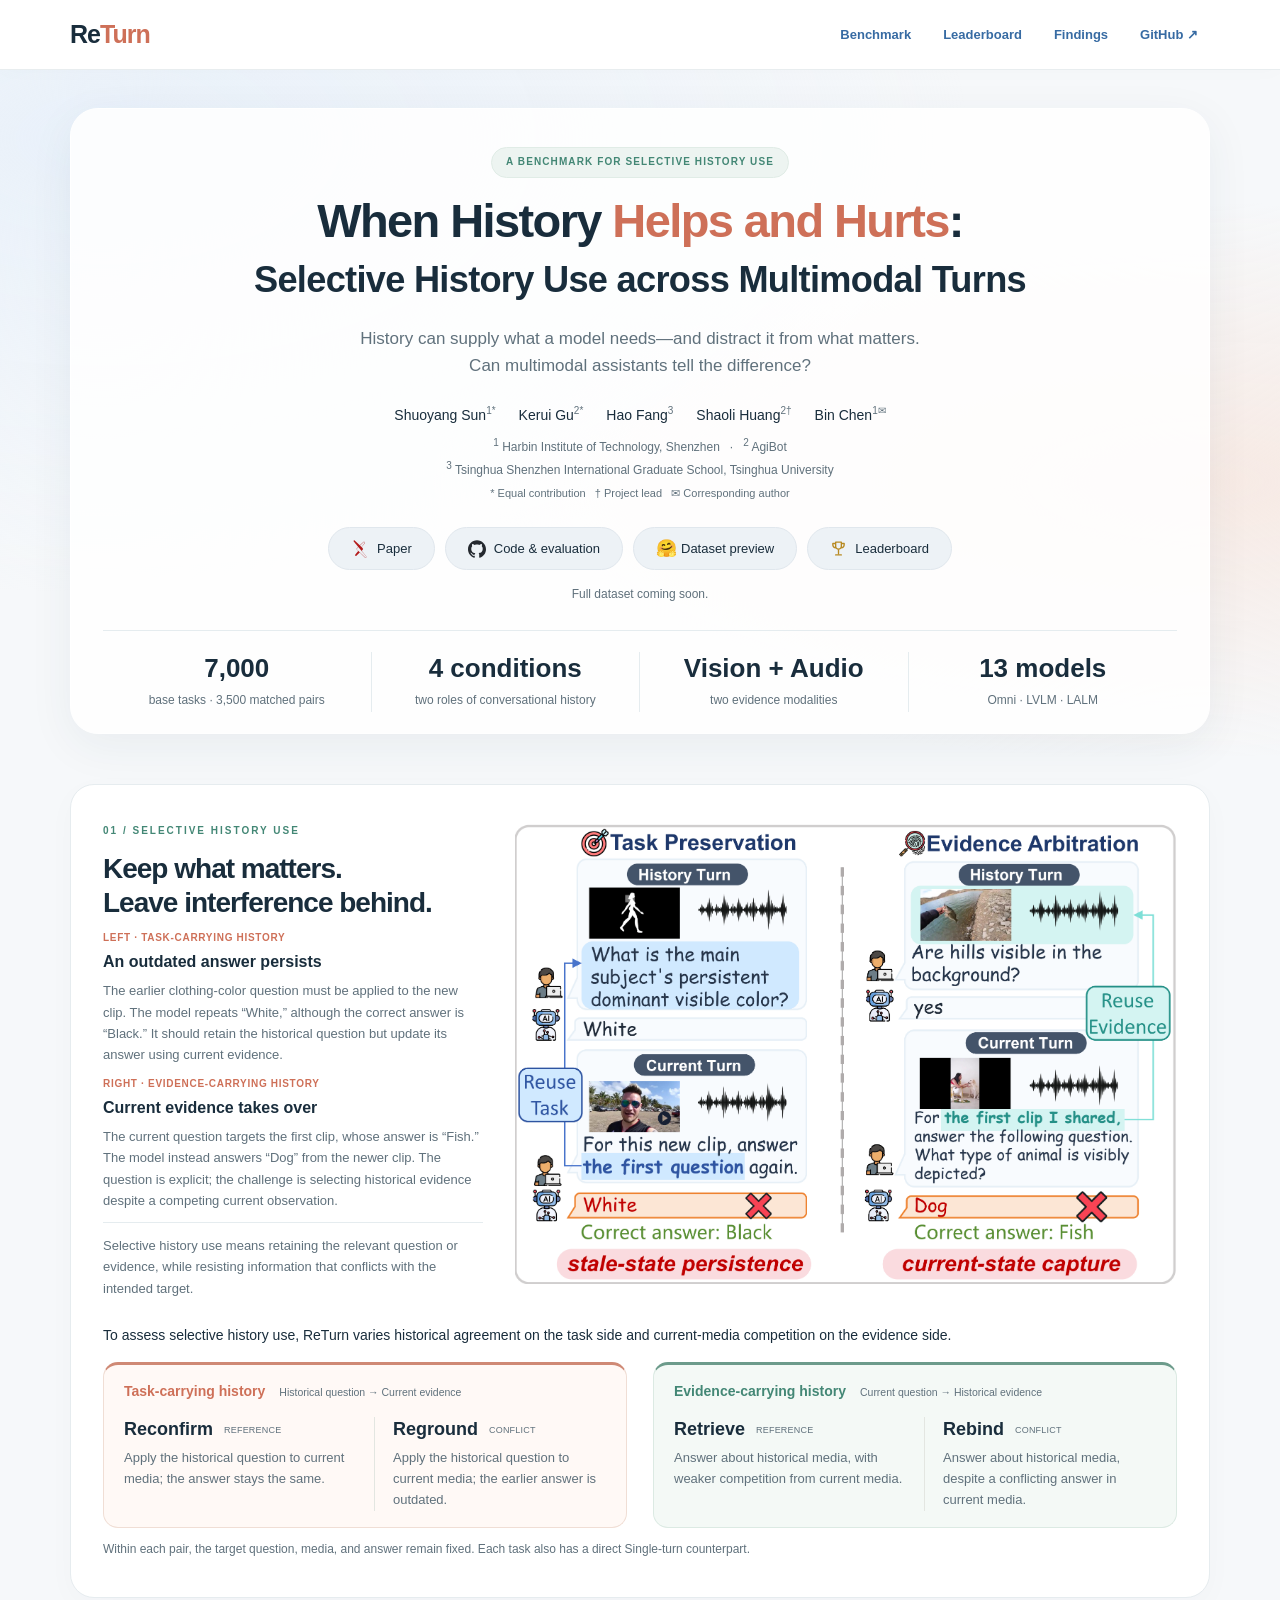
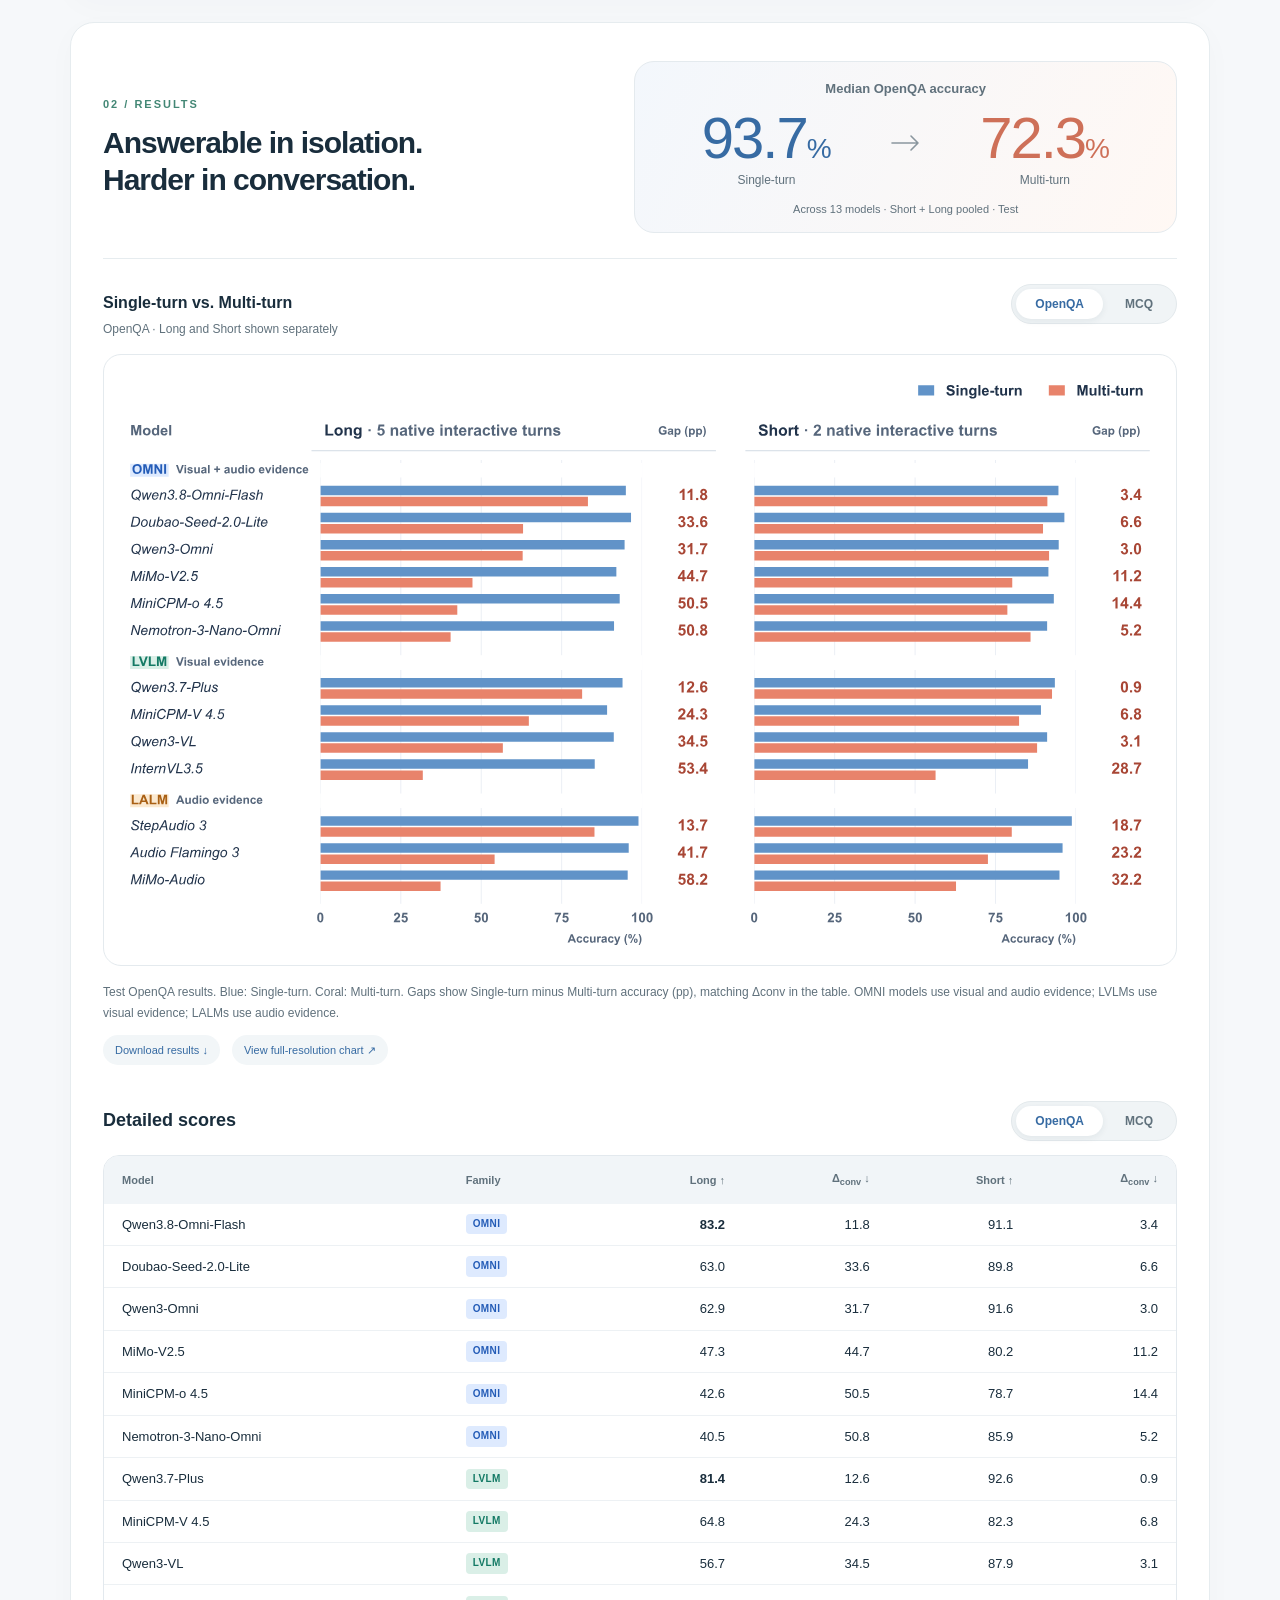
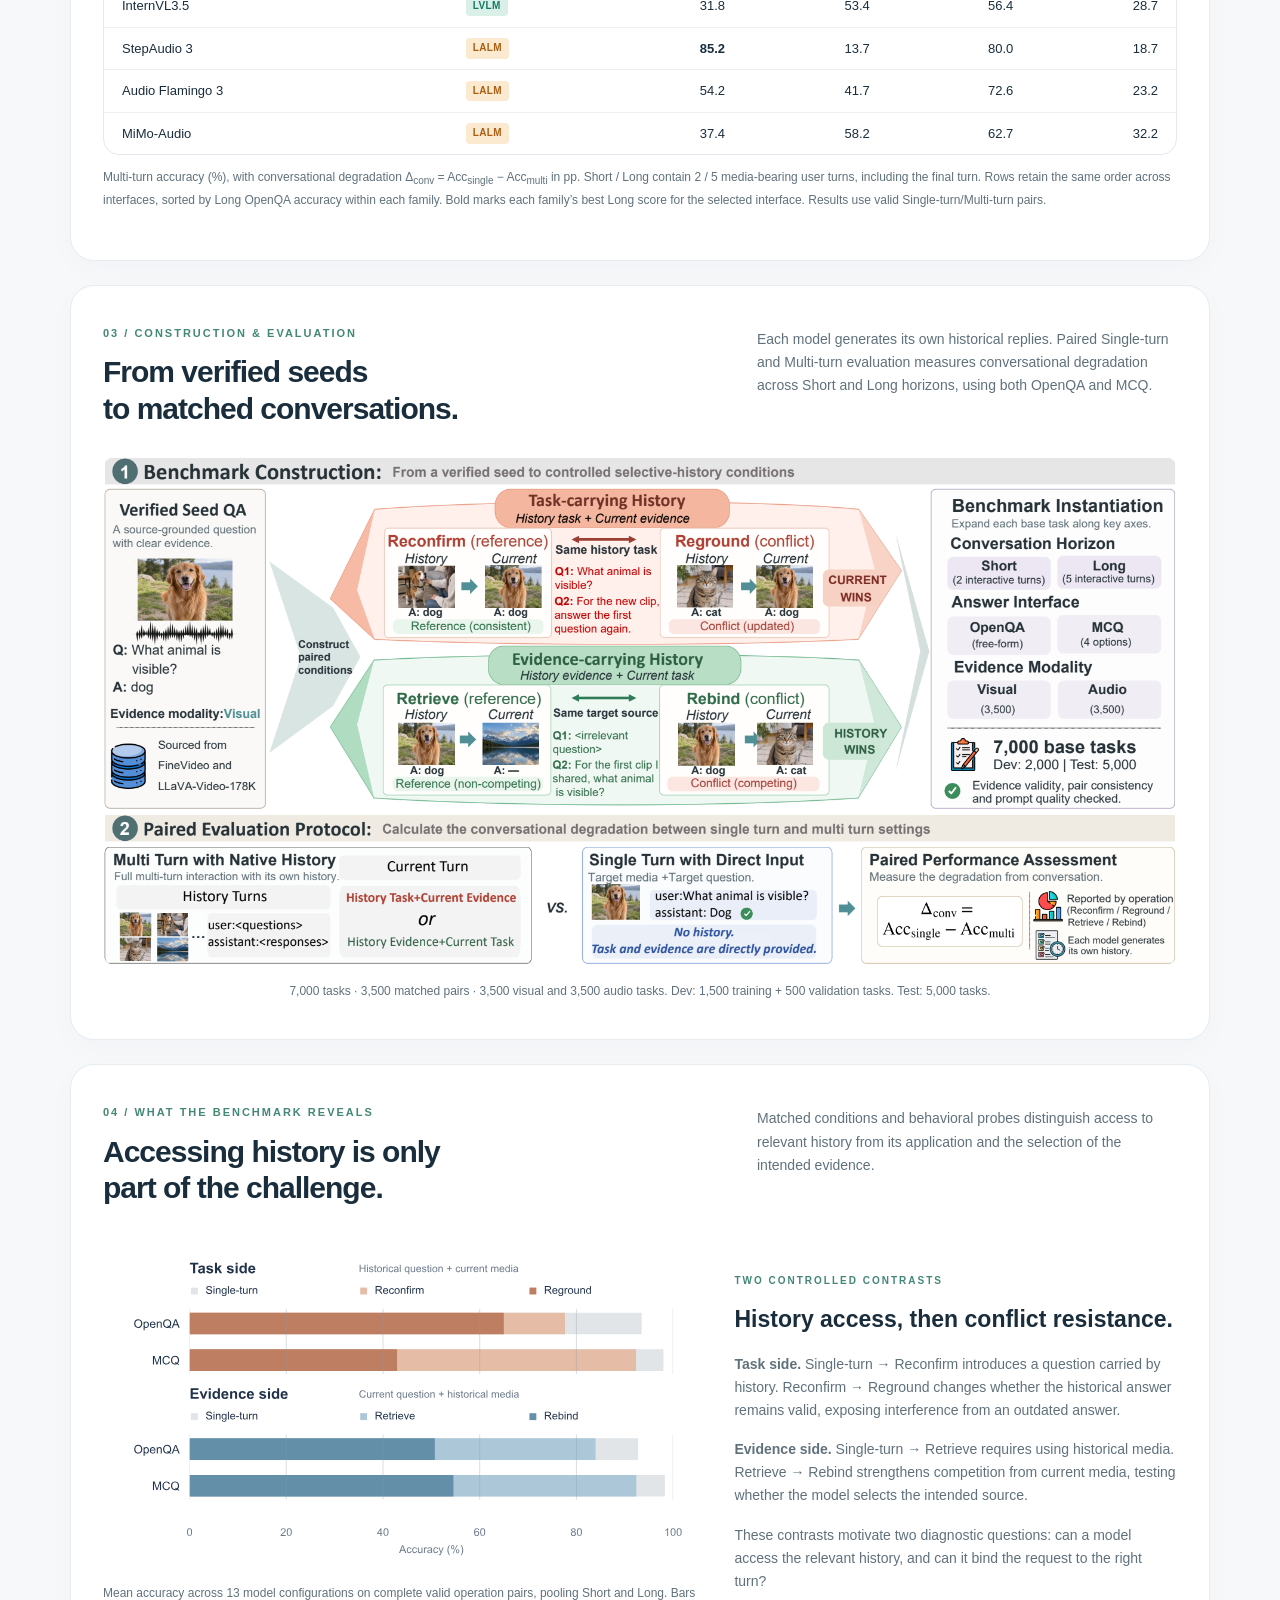
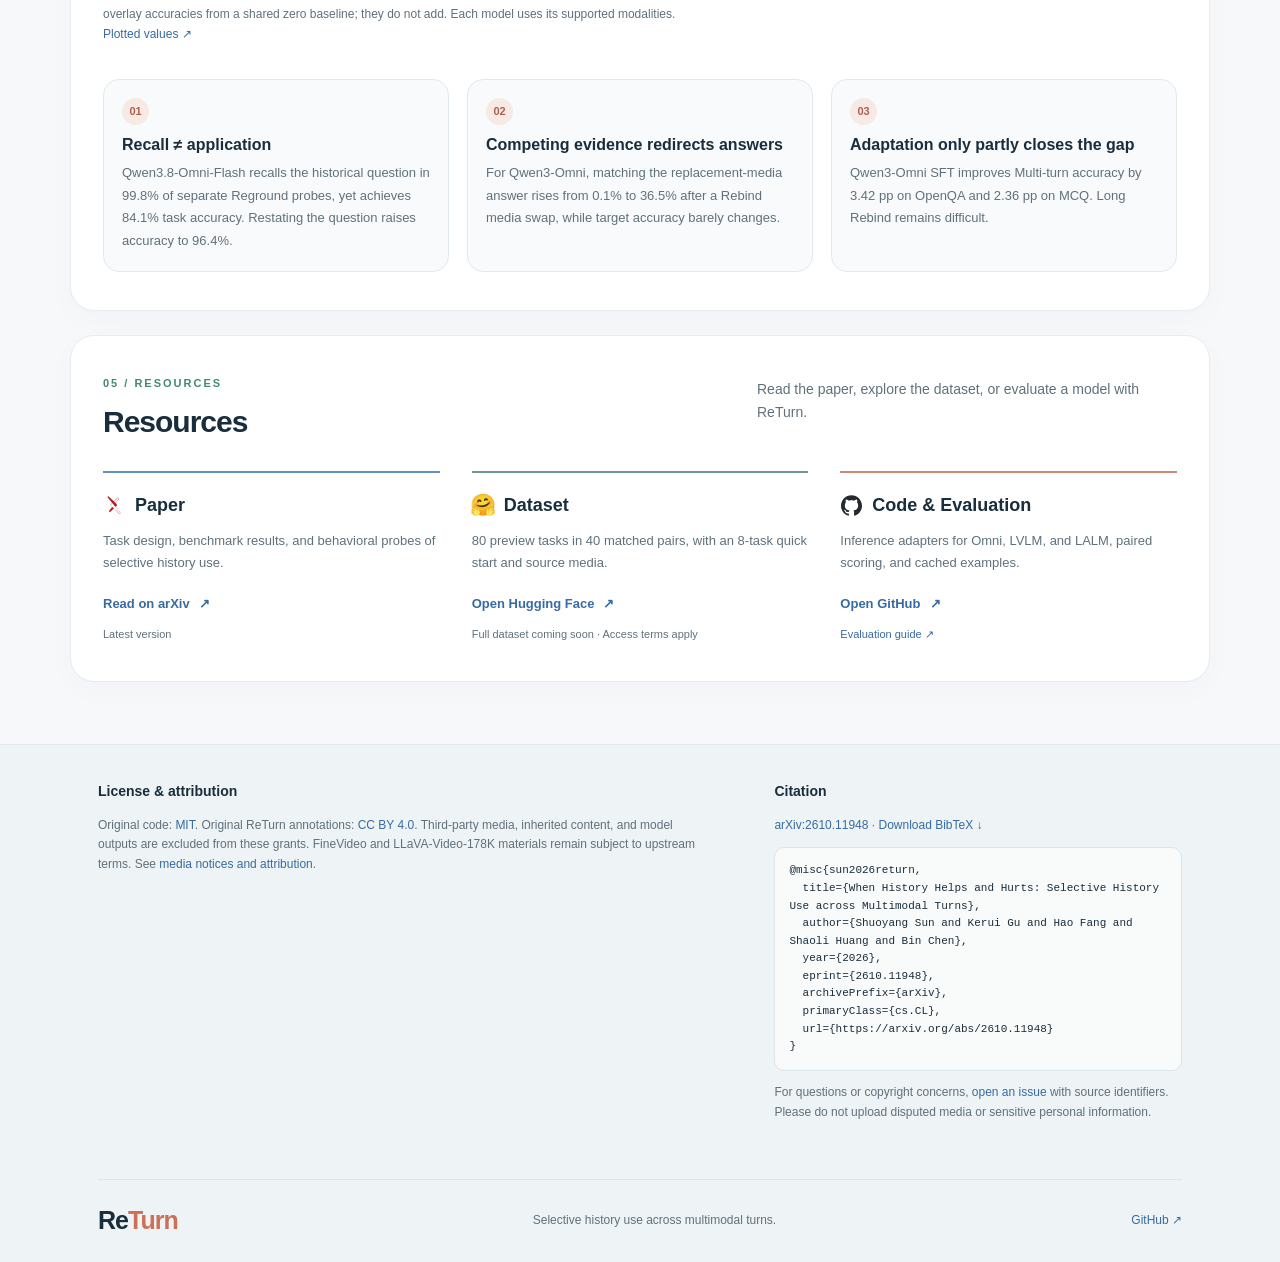
<file: docs/index.html>
<!doctype html><html lang="en"><head><meta charset="utf-8"><meta name="viewport" content="width=device-width, initial-scale=1"><title>ReTurn — When History Helps and Hurts</title><meta name="description" content="ReTurn evaluates selective history use in multimodal conversations through four controlled conditions, visual and audio evidence, and matched single-turn references."><link rel="stylesheet" href="project.css"><link rel="stylesheet" href="rounded.css"></head><body>
<nav><a class="brand" href="#">Re<span>Turn</span></a><div class="nav-links"><a href="#benchmark">Benchmark</a><a href="#leaderboard">Leaderboard</a><a href="#findings">Findings</a><a href="https://github.com/Link-world/ReTurn">GitHub ↗</a></div></nav>
<header class="hero"><div class="container"><p class="eyebrow">A benchmark for selective history use</p><h1>When History <em>Helps and Hurts</em>:<span class="title-second">Selective History Use across Multimodal Turns</span></h1><p class="subtitle">History can supply what a model needs—and distract it from what matters.<br>Can multimodal assistants tell the difference?</p>
<div class="authors"><span>Shuoyang Sun<sup>1*</sup></span><span>Kerui Gu<sup>2*</sup></span><span>Hao Fang<sup>3</sup></span><span>Shaoli Huang<sup>2†</sup></span><span>Bin Chen<sup>1✉</sup></span></div><p class="institutions"><sup>1</sup> Harbin Institute of Technology, Shenzhen &nbsp; · &nbsp; <sup>2</sup> AgiBot<br><sup>3</sup> Tsinghua Shenzhen International Graduate School, Tsinghua University</p><p class="contributions">* Equal contribution &nbsp; † Project lead &nbsp; ✉ Corresponding author</p>
<div class="buttons"><a class="button" href="https://arxiv.org/abs/2610.11948"><svg class="resource-icon brand-icon brand-arxiv" aria-hidden="true" viewBox="0 0 448 512" fill="currentColor"><g transform="matrix(1.5499998,0,0,-1.5499998,-123.19936,553.59966)"><path d="m 119.65,351.996 c -5.84961,0.13477 -11.1943,-3.29883 -13.502,-8.67578 -2.19629,-5.27051 -0.61914,-8.9668 4.19727,-15.8652 7.05469,-10.3799 78.8242,-96.5625 78.8242,-96.5625 l -15.8828,-14.8633 c -13.3809,-13.3779 -13.9561,-31.333 -1.50977,-43.7754 l 18.4922,-17.6133 -51.5977,-63.377 c -4.00586,-4.26758 -6.48535,-11.7559 -4.24805,-17.1309 2.27832,-5.53613 7.69727,-9.12891 13.6836,-9.07031 3.83398,0.0957 7.43262,1.87402 9.83789,4.86133 l 61.3691,57.0566 94.5762,-90.0703 c 3.19434,-3.08398 7.44336,-4.83984 11.8828,-4.91016 1.60449,0.0039 3.19824,0.245117 4.73242,0.714844 5.7793,1.80566 10.249,6.41797 11.8711,12.252 1.2998,5.47363 -0.27637,11.2334 -4.18164,15.2832 l -83.0859,100.011996 14.8789,13.834 c 11.0957,10.0029 11.1543,27.3906 0.12695,37.4688 l -16.2949,15.6309 56.2559,66.4434 0.0742,0.0859 0.0664,0.0899 c 5.02734,6.53125 7.43164,11.5615 4.83984,17.9395 -3.13379,5.96875 -8.69727,10.29 -15.2559,11.8516 -0.67676,0.0908 -1.35938,0.13574 -2.04297,0.13671 l -0.004,-0.0117 c -4.42871,-0.27051 -8.61035,-2.13086 -11.7754,-5.24023 l -0.13086,-0.10743 -0.12304,-0.11132 -65.207,-59.127 -89.8965,86.2402 c 0,0 -5.33398,6.47754 -10.9707,6.61133 z m 178.104,-33.041 c 0.47852,-0.002 0.95703,-0.0332 1.43164,-0.0957 4.84277,-1.33301 8.95605,-4.54004 11.4316,-8.91016 1.44922,-3.5625 1.00293,-6.45703 -4.19727,-13.2148 l -56.0586,-66.2188 -26.375,25.3027 64.9551,58.9062 c 2.33887,2.41504 5.46484,3.91113 8.8125,4.2168 v 0.0137 z M 192.436,227.402 334.446,57.244 c 2.78711,-3.48926 4.5293,-6.97949 3.3418,-10.9121 -1.16113,-4.30273 -4.43457,-7.71777 -8.68555,-9.05664 -1.08105,-0.333984 -2.20508,-0.503906 -3.33594,-0.505859 -3.20801,0.07617 -6.26953,1.35645 -8.57617,3.58789 l -142.033,135.284999 c -11.1719,11.1719 -9.48242,26.0195 1.39258,36.8945 z"/></g></svg>Paper</a><a class="button" href="https://github.com/Link-world/ReTurn"><svg fill="currentColor" class="resource-icon brand-icon brand-github" aria-hidden="true" role="img" viewBox="0 0 24 24" xmlns="http://www.w3.org/2000/svg"><path d="M12 .297c-6.63 0-12 5.373-12 12 0 5.303 3.438 9.8 8.205 11.385.6.113.82-.258.82-.577 0-.285-.01-1.04-.015-2.04-3.338.724-4.042-1.61-4.042-1.61C4.422 18.07 3.633 17.7 3.633 17.7c-1.087-.744.084-.729.084-.729 1.205.084 1.838 1.236 1.838 1.236 1.07 1.835 2.809 1.305 3.495.998.108-.776.417-1.305.76-1.605-2.665-.3-5.466-1.332-5.466-5.93 0-1.31.465-2.38 1.235-3.22-.135-.303-.54-1.523.105-3.176 0 0 1.005-.322 3.3 1.23.96-.267 1.98-.399 3-.405 1.02.006 2.04.138 3 .405 2.28-1.552 3.285-1.23 3.285-1.23.645 1.653.24 2.873.12 3.176.765.84 1.23 1.91 1.23 3.22 0 4.61-2.805 5.625-5.475 5.92.42.36.81 1.096.81 2.22 0 1.606-.015 2.896-.015 3.286 0 .315.21.69.825.57C20.565 22.092 24 17.592 24 12.297c0-6.627-5.373-12-12-12"/></svg>Code &amp; evaluation</a><a class="button" href="https://huggingface.co/datasets/Link-world/ReTurn"><span class="resource-icon hf-icon" aria-hidden="true">🤗</span>Dataset preview</a><a class="button" href="#leaderboard"><svg class="resource-icon" viewBox="0 0 24 24" fill="none" stroke="currentColor" stroke-width="1.7" stroke-linecap="round" stroke-linejoin="round" aria-hidden="true"><path d="M8 3h8v6a4 4 0 0 1-8 0V3Zm4 10v6m-4 2h8M8 5H4v2a4 4 0 0 0 4 4m8-6h4v2a4 4 0 0 1-4 4"/></svg>Leaderboard</a></div><p class="release-note">Full dataset coming soon.</p>
<div class="metrics"><div class="metric"><b>7,000</b><span>base tasks · 3,500 matched pairs</span></div><div class="metric"><b>4 conditions</b><span>two roles of conversational history</span></div><div class="metric"><b>Vision + Audio</b><span>two evidence modalities</span></div><div class="metric"><b>13 models</b><span>Omni · LVLM · LALM</span></div></div></div></header>
<main><section id="overview" class="overview-cases"><div class="container"><div class="cases"><div class="case-layout"><div class="case-copy"><div><p class="eyebrow">01 / Selective history use</p><h2 class="case-title">Keep what matters.<br>Leave interference behind.</h2></div><div><h4><span>LEFT · TASK-CARRYING HISTORY</span>An outdated answer persists</h4><p>The earlier clothing-color question must be applied to the new clip. The model repeats “White,” although the correct answer is “Black.” It should retain the historical question but update its answer using current evidence.</p></div><div><h4><span>RIGHT · EVIDENCE-CARRYING HISTORY</span>Current evidence takes over</h4><p>The current question targets the first clip, whose answer is “Fish.” The model instead answers “Dog” from the newer clip. The question is explicit; the challenge is selecting historical evidence despite a competing current observation.</p></div><p class="case-takeaway">Selective history use means retaining the relevant question or evidence, while resisting information that conflicts with the intended target.</p></div><figure class="figure"><img src="assets/history_cases.png" alt="Paper examples of task-carrying and evidence-carrying history failures"></figure></div></div><div class="controlled-contrasts"><p class="contrast-bridge">To assess selective history use, ReTurn varies historical agreement on the task side and current-media competition on the evidence side.</p><div class="contrast-groups"><div class="contrast-group task"><div class="contrast-heading"><h3>Task-carrying history</h3><p class="contrast-role">Historical question → Current evidence</p></div><div class="contrast-options"><div><h4>Reconfirm <span>Reference</span></h4><p>Apply the historical question to current media; the answer stays the same.</p></div><div><h4>Reground <span>Conflict</span></h4><p>Apply the historical question to current media; the earlier answer is outdated.</p></div></div></div><div class="contrast-group evidence"><div class="contrast-heading"><h3>Evidence-carrying history</h3><p class="contrast-role">Current question → Historical evidence</p></div><div class="contrast-options"><div><h4>Retrieve <span>Reference</span></h4><p>Answer about historical media, with weaker competition from current media.</p></div><div><h4>Rebind <span>Conflict</span></h4><p>Answer about historical media, despite a conflicting answer in current media.</p></div></div></div></div><p class="contrast-control">Within each pair, the target question, media, and answer remain fixed. Each task also has a direct Single-turn counterpart.</p></div></div></section>
<section class="tint" id="leaderboard"><div class="container"><div class="results-opening"><div class="results-title"><span class="eyebrow">02 / Results</span><h2>Answerable in isolation.<br>Harder in conversation.</h2></div><div class="results-summary"><p class="summary-label">Median OpenQA accuracy</p><div class="summary-values"><strong class="single">93.7<span>%</span></strong><span class="summary-arrow" aria-hidden="true"><svg viewBox="0 0 32 20" width="32" height="20" fill="none"><path d="M2 10h26M21 3l7 7-7 7" stroke="currentColor" stroke-width="1.6" stroke-linecap="round" stroke-linejoin="round"/></svg></span><strong class="multi">72.3<span>%</span></strong><span class="summary-single-label">Single-turn</span><span class="summary-multi-label">Multi-turn</span></div><p class="summary-scope">Across 13 models · Short + Long pooled · Test</p></div></div>
<div class="chart-heading"><div><h3>Single-turn vs. Multi-turn</h3><p id="chart-interface-note">OpenQA · Long and Short shown separately</p></div><div class="tabs" role="tablist" aria-label="chart answer interface"><button id="chart-openqa" data-interface="openqa" role="tab" aria-controls="panel-openqa" aria-selected="true" tabindex="0">OpenQA</button><button id="chart-mcq" data-interface="mcq" role="tab" aria-controls="panel-mcq" aria-selected="false" tabindex="-1">MCQ</button></div></div>
<figure class="figure"><div class="chart-surface"><img id="leaderboard-chart" src="assets/leaderboard_openqa.svg" alt="OpenQA Single-turn and Multi-turn accuracy by model, with Long conversations on the left and Short conversations on the right"></div><figcaption><span id="chart-result-label">Test OpenQA results.</span> Blue: Single-turn. Coral: Multi-turn. Gaps show Single-turn minus Multi-turn accuracy (pp), matching Δconv in the table. OMNI models use visual and audio evidence; LVLMs use visual evidence; LALMs use audio evidence.</figcaption></figure><div class="figure-tools"><a href="assets/leaderboard.csv" download>Download results ↓</a><a id="chart-download" href="assets/leaderboard_openqa.svg">View full-resolution chart ↗</a></div>
<div class="table-toolbar"><h3>Detailed scores</h3><div class="tabs" role="tablist" aria-label="tab answer interface"><button id="tab-openqa" data-interface="openqa" role="tab" aria-controls="panel-openqa" aria-selected="true" tabindex="0">OpenQA</button><button id="tab-mcq" data-interface="mcq" role="tab" aria-controls="panel-mcq" aria-selected="false" tabindex="-1">MCQ</button></div></div>
<div class="table-scroll" id="panel-openqa" role="tabpanel" aria-labelledby="tab-openqa"><table>
<thead>
<tr>
<th align="left">Model</th>
<th align="left">Family</th>
<th align="right">Long ↑</th>
<th align="right">Δ<sub>conv</sub> ↓</th>
<th align="right">Short ↑</th>
<th align="right">Δ<sub>conv</sub> ↓</th>
</tr>
</thead>
<tbody><tr>
<td align="left">Qwen3.8-Omni-Flash</td>
<td align="left"><span class="family-badge family-omni">OMNI</span></td>
<td align="right"><strong>83.2</strong></td>
<td align="right">11.8</td>
<td align="right">91.1</td>
<td align="right">3.4</td>
</tr>
<tr>
<td align="left">Doubao-Seed-2.0-Lite</td>
<td align="left"><span class="family-badge family-omni">OMNI</span></td>
<td align="right">63.0</td>
<td align="right">33.6</td>
<td align="right">89.8</td>
<td align="right">6.6</td>
</tr>
<tr>
<td align="left">Qwen3-Omni</td>
<td align="left"><span class="family-badge family-omni">OMNI</span></td>
<td align="right">62.9</td>
<td align="right">31.7</td>
<td align="right">91.6</td>
<td align="right">3.0</td>
</tr>
<tr>
<td align="left">MiMo-V2.5</td>
<td align="left"><span class="family-badge family-omni">OMNI</span></td>
<td align="right">47.3</td>
<td align="right">44.7</td>
<td align="right">80.2</td>
<td align="right">11.2</td>
</tr>
<tr>
<td align="left">MiniCPM-o 4.5</td>
<td align="left"><span class="family-badge family-omni">OMNI</span></td>
<td align="right">42.6</td>
<td align="right">50.5</td>
<td align="right">78.7</td>
<td align="right">14.4</td>
</tr>
<tr>
<td align="left">Nemotron-3-Nano-Omni</td>
<td align="left"><span class="family-badge family-omni">OMNI</span></td>
<td align="right">40.5</td>
<td align="right">50.8</td>
<td align="right">85.9</td>
<td align="right">5.2</td>
</tr>
<tr>
<td align="left">Qwen3.7-Plus</td>
<td align="left"><span class="family-badge family-lvlm">LVLM</span></td>
<td align="right"><strong>81.4</strong></td>
<td align="right">12.6</td>
<td align="right">92.6</td>
<td align="right">0.9</td>
</tr>
<tr>
<td align="left">MiniCPM-V 4.5</td>
<td align="left"><span class="family-badge family-lvlm">LVLM</span></td>
<td align="right">64.8</td>
<td align="right">24.3</td>
<td align="right">82.3</td>
<td align="right">6.8</td>
</tr>
<tr>
<td align="left">Qwen3-VL</td>
<td align="left"><span class="family-badge family-lvlm">LVLM</span></td>
<td align="right">56.7</td>
<td align="right">34.5</td>
<td align="right">87.9</td>
<td align="right">3.1</td>
</tr>
<tr>
<td align="left">InternVL3.5</td>
<td align="left"><span class="family-badge family-lvlm">LVLM</span></td>
<td align="right">31.8</td>
<td align="right">53.4</td>
<td align="right">56.4</td>
<td align="right">28.7</td>
</tr>
<tr>
<td align="left">StepAudio 3</td>
<td align="left"><span class="family-badge family-lalm">LALM</span></td>
<td align="right"><strong>85.2</strong></td>
<td align="right">13.7</td>
<td align="right">80.0</td>
<td align="right">18.7</td>
</tr>
<tr>
<td align="left">Audio Flamingo 3</td>
<td align="left"><span class="family-badge family-lalm">LALM</span></td>
<td align="right">54.2</td>
<td align="right">41.7</td>
<td align="right">72.6</td>
<td align="right">23.2</td>
</tr>
<tr>
<td align="left">MiMo-Audio</td>
<td align="left"><span class="family-badge family-lalm">LALM</span></td>
<td align="right">37.4</td>
<td align="right">58.2</td>
<td align="right">62.7</td>
<td align="right">32.2</td>
</tr>
</tbody></table></div><div class="table-scroll" id="panel-mcq" role="tabpanel" aria-labelledby="tab-mcq" hidden><table>
<thead>
<tr>
<th align="left">Model</th>
<th align="left">Family</th>
<th align="right">Long ↑</th>
<th align="right">Δ<sub>conv</sub> ↓</th>
<th align="right">Short ↑</th>
<th align="right">Δ<sub>conv</sub> ↓</th>
</tr>
</thead>
<tbody><tr>
<td align="left">Qwen3.8-Omni-Flash</td>
<td align="left"><span class="family-badge family-omni">OMNI</span></td>
<td align="right"><strong>90.2</strong></td>
<td align="right">8.6</td>
<td align="right">93.4</td>
<td align="right">5.4</td>
</tr>
<tr>
<td align="left">Doubao-Seed-2.0-Lite</td>
<td align="left"><span class="family-badge family-omni">OMNI</span></td>
<td align="right">66.3</td>
<td align="right">33.1</td>
<td align="right">89.0</td>
<td align="right">10.4</td>
</tr>
<tr>
<td align="left">Qwen3-Omni</td>
<td align="left"><span class="family-badge family-omni">OMNI</span></td>
<td align="right">64.9</td>
<td align="right">34.3</td>
<td align="right">89.7</td>
<td align="right">9.4</td>
</tr>
<tr>
<td align="left">MiMo-V2.5</td>
<td align="left"><span class="family-badge family-omni">OMNI</span></td>
<td align="right">53.2</td>
<td align="right">44.2</td>
<td align="right">75.9</td>
<td align="right">21.7</td>
</tr>
<tr>
<td align="left">MiniCPM-o 4.5</td>
<td align="left"><span class="family-badge family-omni">OMNI</span></td>
<td align="right">47.8</td>
<td align="right">49.8</td>
<td align="right">68.4</td>
<td align="right">29.2</td>
</tr>
<tr>
<td align="left">Nemotron-3-Nano-Omni</td>
<td align="left"><span class="family-badge family-omni">OMNI</span></td>
<td align="right">58.6</td>
<td align="right">39.0</td>
<td align="right">78.7</td>
<td align="right">19.0</td>
</tr>
<tr>
<td align="left">Qwen3.7-Plus</td>
<td align="left"><span class="family-badge family-lvlm">LVLM</span></td>
<td align="right"><strong>83.7</strong></td>
<td align="right">14.4</td>
<td align="right">93.5</td>
<td align="right">4.7</td>
</tr>
<tr>
<td align="left">MiniCPM-V 4.5</td>
<td align="left"><span class="family-badge family-lvlm">LVLM</span></td>
<td align="right">64.6</td>
<td align="right">32.1</td>
<td align="right">76.4</td>
<td align="right">20.7</td>
</tr>
<tr>
<td align="left">Qwen3-VL</td>
<td align="left"><span class="family-badge family-lvlm">LVLM</span></td>
<td align="right">59.5</td>
<td align="right">38.1</td>
<td align="right">80.3</td>
<td align="right">17.6</td>
</tr>
<tr>
<td align="left">InternVL3.5</td>
<td align="left"><span class="family-badge family-lvlm">LVLM</span></td>
<td align="right">58.3</td>
<td align="right">36.9</td>
<td align="right">70.5</td>
<td align="right">24.6</td>
</tr>
<tr>
<td align="left">StepAudio 3</td>
<td align="left"><span class="family-badge family-lalm">LALM</span></td>
<td align="right"><strong>81.4</strong></td>
<td align="right">18.6</td>
<td align="right">84.8</td>
<td align="right">15.2</td>
</tr>
<tr>
<td align="left">Audio Flamingo 3</td>
<td align="left"><span class="family-badge family-lalm">LALM</span></td>
<td align="right">55.3</td>
<td align="right">44.6</td>
<td align="right">65.8</td>
<td align="right">34.0</td>
</tr>
<tr>
<td align="left">MiMo-Audio</td>
<td align="left"><span class="family-badge family-lalm">LALM</span></td>
<td align="right">34.6</td>
<td align="right">63.6</td>
<td align="right">49.6</td>
<td align="right">48.2</td>
</tr>
</tbody></table></div><p class="fine">Multi-turn accuracy (%), with conversational degradation Δ<sub>conv</sub> = Acc<sub>single</sub> − Acc<sub>multi</sub> in pp. Short / Long contain 2 / 5 media-bearing user turns, including the final turn. Rows retain the same order across interfaces, sorted by Long OpenQA accuracy within each family. Bold marks each family’s best Long score for the selected interface. Results use valid Single-turn/Multi-turn pairs.</p></div></section>
<section id="benchmark"><div class="container"><div class="section-head"><div><span class="eyebrow">03 / Construction &amp; evaluation</span><h2>From verified seeds<br>to matched conversations.</h2></div><p>Each model generates its own historical replies. Paired Single-turn and Multi-turn evaluation measures conversational degradation across Short and Long horizons, using both OpenQA and MCQ.</p></div><figure class="figure construction-figure"><a href="assets/construction.png" aria-label="Open full-size benchmark construction figure"><img src="assets/construction.png" alt="ReTurn construction pipeline: verified seed questions, four paired history conditions, and matched Single-turn and Multi-turn evaluation" loading="lazy"></a><figcaption>7,000 tasks · 3,500 matched pairs · 3,500 visual and 3,500 audio tasks. Dev: 1,500 training + 500 validation tasks. Test: 5,000 tasks.</figcaption></figure></div></section>
<section class="tint" id="findings"><div class="container"><div class="section-head"><div><span class="eyebrow">04 / What the benchmark reveals</span><h2>Accessing history is only<br>part of the challenge.</h2></div><p>Matched conditions and behavioral probes distinguish access to relevant history from its application and the selection of the intended evidence.</p></div>
<div class="findings-grid"><figure class="figure"><img src="assets/history_ladders.svg" alt="Two history-use ladders across OpenQA and MCQ"><figcaption>Mean accuracy across 13 model configurations on complete valid operation pairs, pooling Short and Long. Bars overlay accuracies from a shared zero baseline; they do not add. Each model uses its supported modalities. <a href="assets/history_ladders.csv">Plotted values ↗</a></figcaption></figure><div class="ladder-copy"><p class="eyebrow">Two controlled contrasts</p><h3>History access, then conflict resistance.</h3><p><b>Task side.</b> Single-turn → Reconfirm introduces a question carried by history. Reconfirm → Reground changes whether the historical answer remains valid, exposing interference from an outdated answer.</p><p><b>Evidence side.</b> Single-turn → Retrieve requires using historical media. Retrieve → Rebind strengthens competition from current media, testing whether the model selects the intended source.</p><p>These contrasts motivate two diagnostic questions: can a model access the relevant history, and can it bind the request to the right turn?</p></div></div><div class="probe-grid"><div class="finding"><h3><span class="index">01</span>Recall ≠ application</h3><p>Qwen3.8-Omni-Flash recalls the historical question in 99.8% of separate Reground probes, yet achieves 84.1% task accuracy. Restating the question raises accuracy to 96.4%.</p></div><div class="finding"><h3><span class="index">02</span>Competing evidence redirects answers</h3><p>For Qwen3-Omni, matching the replacement-media answer rises from 0.1% to 36.5% after a Rebind media swap, while target accuracy barely changes.</p></div><div class="finding"><h3><span class="index">03</span>Adaptation only partly closes the gap</h3><p>Qwen3-Omni SFT improves Multi-turn accuracy by 3.42 pp on OpenQA and 2.36 pp on MCQ. Long Rebind remains difficult.</p></div></div></div></section>
<section id="resources"><div class="container"><div class="section-head"><div><span class="eyebrow">05 / Resources</span><h2>Resources</h2></div><p>Read the paper, explore the dataset, or evaluate a model with ReTurn.</p></div><div class="resource-grid resource-links"><div class="resource resource-paper"><div class="resource-title"><div class="resource-symbol"><svg class="resource-icon brand-icon brand-arxiv" aria-hidden="true" viewBox="0 0 448 512" fill="currentColor"><g transform="matrix(1.5499998,0,0,-1.5499998,-123.19936,553.59966)"><path d="m 119.65,351.996 c -5.84961,0.13477 -11.1943,-3.29883 -13.502,-8.67578 -2.19629,-5.27051 -0.61914,-8.9668 4.19727,-15.8652 7.05469,-10.3799 78.8242,-96.5625 78.8242,-96.5625 l -15.8828,-14.8633 c -13.3809,-13.3779 -13.9561,-31.333 -1.50977,-43.7754 l 18.4922,-17.6133 -51.5977,-63.377 c -4.00586,-4.26758 -6.48535,-11.7559 -4.24805,-17.1309 2.27832,-5.53613 7.69727,-9.12891 13.6836,-9.07031 3.83398,0.0957 7.43262,1.87402 9.83789,4.86133 l 61.3691,57.0566 94.5762,-90.0703 c 3.19434,-3.08398 7.44336,-4.83984 11.8828,-4.91016 1.60449,0.0039 3.19824,0.245117 4.73242,0.714844 5.7793,1.80566 10.249,6.41797 11.8711,12.252 1.2998,5.47363 -0.27637,11.2334 -4.18164,15.2832 l -83.0859,100.011996 14.8789,13.834 c 11.0957,10.0029 11.1543,27.3906 0.12695,37.4688 l -16.2949,15.6309 56.2559,66.4434 0.0742,0.0859 0.0664,0.0899 c 5.02734,6.53125 7.43164,11.5615 4.83984,17.9395 -3.13379,5.96875 -8.69727,10.29 -15.2559,11.8516 -0.67676,0.0908 -1.35938,0.13574 -2.04297,0.13671 l -0.004,-0.0117 c -4.42871,-0.27051 -8.61035,-2.13086 -11.7754,-5.24023 l -0.13086,-0.10743 -0.12304,-0.11132 -65.207,-59.127 -89.8965,86.2402 c 0,0 -5.33398,6.47754 -10.9707,6.61133 z m 178.104,-33.041 c 0.47852,-0.002 0.95703,-0.0332 1.43164,-0.0957 4.84277,-1.33301 8.95605,-4.54004 11.4316,-8.91016 1.44922,-3.5625 1.00293,-6.45703 -4.19727,-13.2148 l -56.0586,-66.2188 -26.375,25.3027 64.9551,58.9062 c 2.33887,2.41504 5.46484,3.91113 8.8125,4.2168 v 0.0137 z M 192.436,227.402 334.446,57.244 c 2.78711,-3.48926 4.5293,-6.97949 3.3418,-10.9121 -1.16113,-4.30273 -4.43457,-7.71777 -8.68555,-9.05664 -1.08105,-0.333984 -2.20508,-0.503906 -3.33594,-0.505859 -3.20801,0.07617 -6.26953,1.35645 -8.57617,3.58789 l -142.033,135.284999 c -11.1719,11.1719 -9.48242,26.0195 1.39258,36.8945 z"/></g></svg></div><h3>Paper</h3></div><p class="resource-description">Task design, benchmark results, and behavioral probes of selective history use.</p><div class="resource-actions"><a class="resource-button" href="https://arxiv.org/abs/2610.11948">Read on arXiv <span aria-hidden="true">↗</span></a><div class="resource-note">Latest version</div></div></div><div class="resource resource-dataset"><div class="resource-title"><div class="resource-symbol"><span aria-hidden="true">🤗</span></div><h3>Dataset</h3></div><p class="resource-description">80 preview tasks in 40 matched pairs, with an 8-task quick start and source media.</p><div class="resource-actions"><a class="resource-button" href="https://huggingface.co/datasets/Link-world/ReTurn">Open Hugging Face <span aria-hidden="true">↗</span></a><div class="resource-note">Full dataset coming soon · Access terms apply</div></div></div><div class="resource resource-code"><div class="resource-title"><div class="resource-symbol"><svg fill="currentColor" class="resource-icon brand-icon brand-github" aria-hidden="true" role="img" viewBox="0 0 24 24" xmlns="http://www.w3.org/2000/svg"><path d="M12 .297c-6.63 0-12 5.373-12 12 0 5.303 3.438 9.8 8.205 11.385.6.113.82-.258.82-.577 0-.285-.01-1.04-.015-2.04-3.338.724-4.042-1.61-4.042-1.61C4.422 18.07 3.633 17.7 3.633 17.7c-1.087-.744.084-.729.084-.729 1.205.084 1.838 1.236 1.838 1.236 1.07 1.835 2.809 1.305 3.495.998.108-.776.417-1.305.76-1.605-2.665-.3-5.466-1.332-5.466-5.93 0-1.31.465-2.38 1.235-3.22-.135-.303-.54-1.523.105-3.176 0 0 1.005-.322 3.3 1.23.96-.267 1.98-.399 3-.405 1.02.006 2.04.138 3 .405 2.28-1.552 3.285-1.23 3.285-1.23.645 1.653.24 2.873.12 3.176.765.84 1.23 1.91 1.23 3.22 0 4.61-2.805 5.625-5.475 5.92.42.36.81 1.096.81 2.22 0 1.606-.015 2.896-.015 3.286 0 .315.21.69.825.57C20.565 22.092 24 17.592 24 12.297c0-6.627-5.373-12-12-12"/></svg></div><h3>Code &amp; Evaluation</h3></div><p class="resource-description">Inference adapters for Omni, LVLM, and LALM, paired scoring, and cached examples.</p><div class="resource-actions"><a class="resource-button" href="https://github.com/Link-world/ReTurn">Open GitHub <span aria-hidden="true">↗</span></a><div class="resource-note"><a href="https://github.com/Link-world/ReTurn/blob/main/USAGE.md">Evaluation guide ↗</a></div></div></div></div></div></section></main>
<footer><div class="container"><div class="footer-grid"><div><h3>License &amp; attribution</h3><p>Original code: <a href="https://github.com/Link-world/ReTurn/blob/main/LICENSE">MIT</a>. Original ReTurn annotations: <a href="https://github.com/Link-world/ReTurn/blob/main/LICENSE-DATA">CC BY 4.0</a>. Third-party media, inherited content, and model outputs are excluded from these grants. FineVideo and LLaVA-Video-178K materials remain subject to upstream terms. See <a href="https://github.com/Link-world/ReTurn/blob/main/THIRD_PARTY_MEDIA.md">media notices and attribution</a>.</p></div><div id="citation"><h3>Citation</h3><p><a href="https://arxiv.org/abs/2610.11948">arXiv:2610.11948</a> · <a href="assets/return.bib" download>Download BibTeX ↓</a></p><pre class="citation-code"><code>@misc{sun2026return,
  title={When History Helps and Hurts: Selective History Use across Multimodal Turns},
  author={Shuoyang Sun and Kerui Gu and Hao Fang and Shaoli Huang and Bin Chen},
  year={2026},
  eprint={2610.11948},
  archivePrefix={arXiv},
  primaryClass={cs.CL},
  url={https://arxiv.org/abs/2610.11948}
}</code></pre><p>For questions or copyright concerns, <a href="https://github.com/Link-world/ReTurn/issues">open an issue</a> with source identifiers. Please do not upload disputed media or sensitive personal information.</p></div></div><div class="footer-bottom"><a class="brand" href="#">Re<span>Turn</span></a><span>Selective history use across multimodal turns.</span><a href="https://github.com/Link-world/ReTurn">GitHub ↗</a></div></div></footer>
<script>const groups=[...document.querySelectorAll('[role="tablist"]')];
function selectInterface(value){
 document.querySelectorAll('[data-interface]').forEach(b=>{const active=b.dataset.interface===value;b.setAttribute('aria-selected',String(active));b.tabIndex=active?0:-1;});
 ['openqa','mcq'].forEach(v=>document.getElementById('panel-'+v).hidden=v!==value);
 const label=value==='mcq'?'MCQ':'OpenQA';const path='assets/leaderboard_'+value+'.svg';
 const img=document.getElementById('leaderboard-chart');img.src=path;img.alt=label+' Single-turn and Multi-turn accuracy by model; Long left, Short right';
 document.getElementById('chart-download').href=path;
 document.getElementById('chart-interface-note').textContent=label+' · Long and Short shown separately';
 document.getElementById('chart-result-label').textContent='Test '+label+' results.';
}
groups.forEach(group=>{const tabs=[...group.querySelectorAll('[role="tab"]')];tabs.forEach((tab,i)=>{
 tab.addEventListener('click',()=>selectInterface(tab.dataset.interface));
 tab.addEventListener('keydown',e=>{if(['ArrowLeft','ArrowRight','Home','End'].includes(e.key)){e.preventDefault();const next=e.key==='Home'?0:e.key==='End'?tabs.length-1:(i+(e.key==='ArrowRight'?1:-1)+tabs.length)%tabs.length;selectInterface(tabs[next].dataset.interface);tabs[next].focus();}});
});});</script></body></html>
</file>
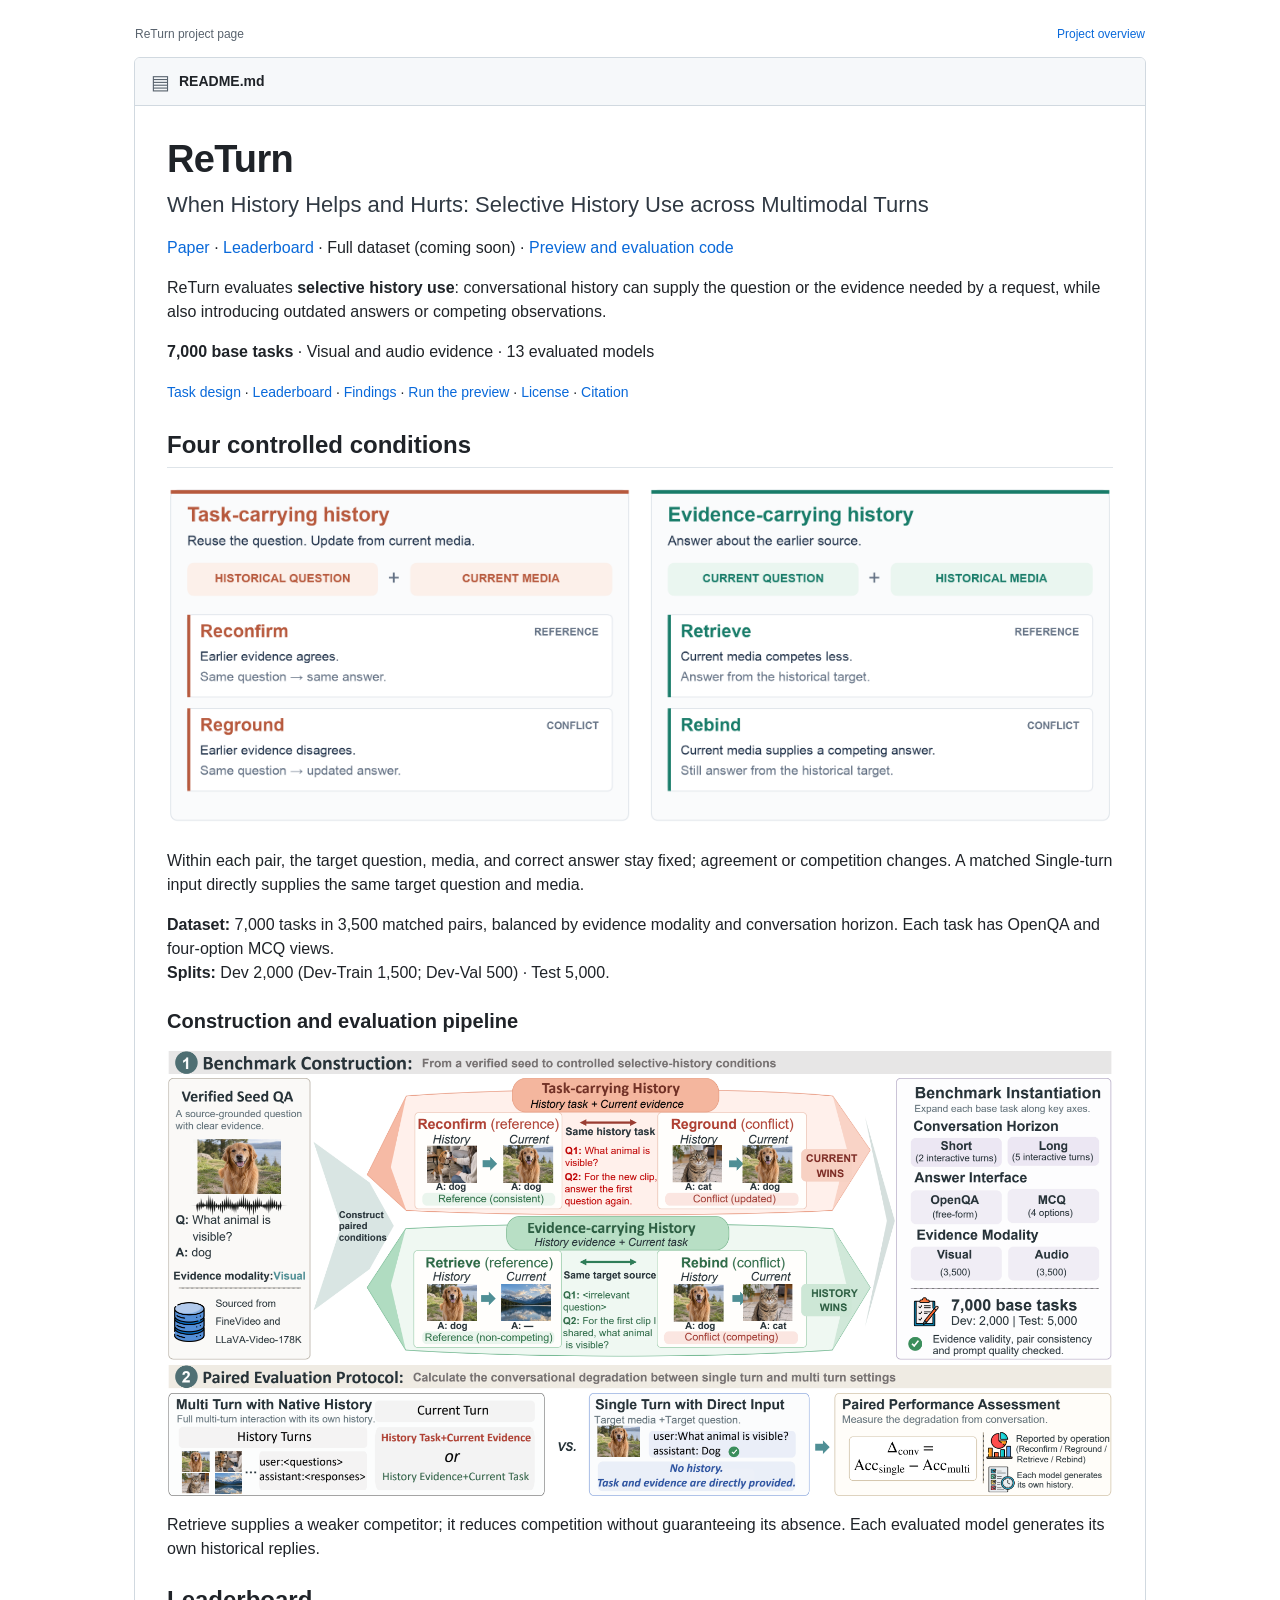
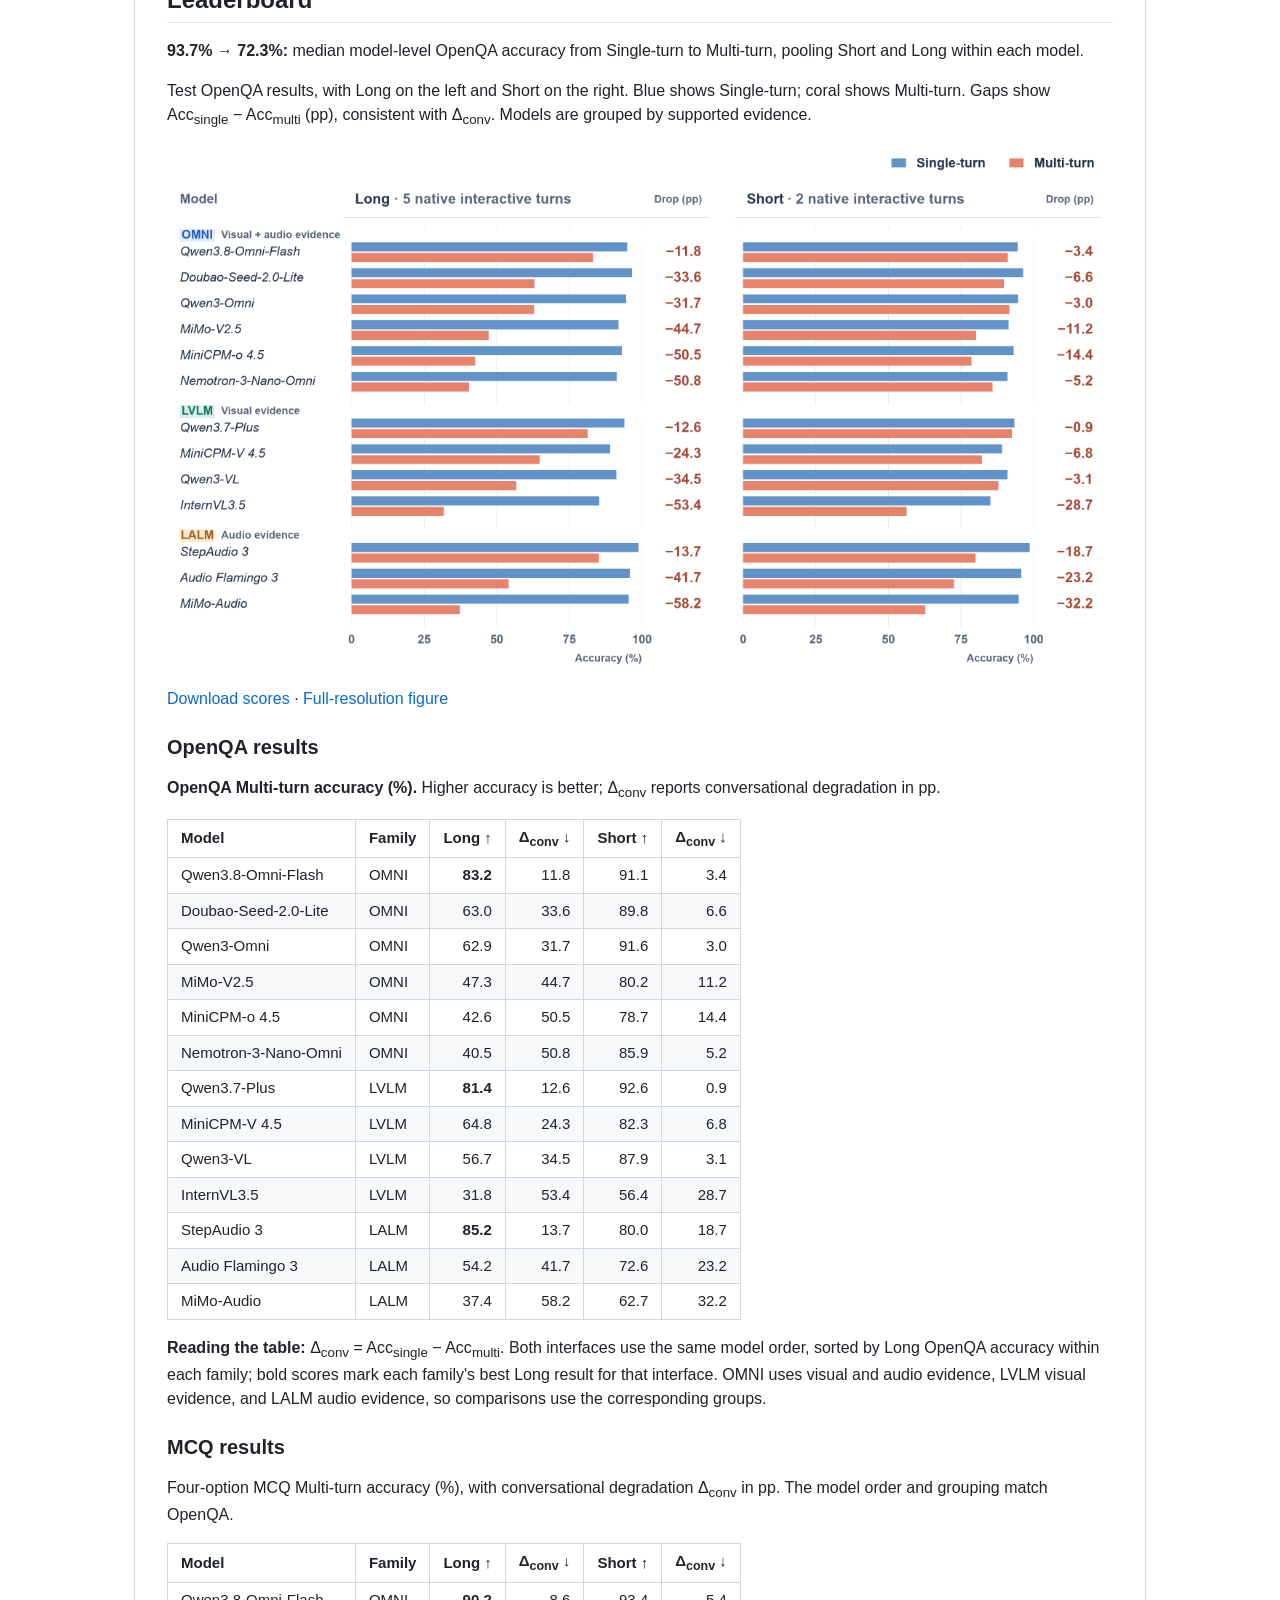
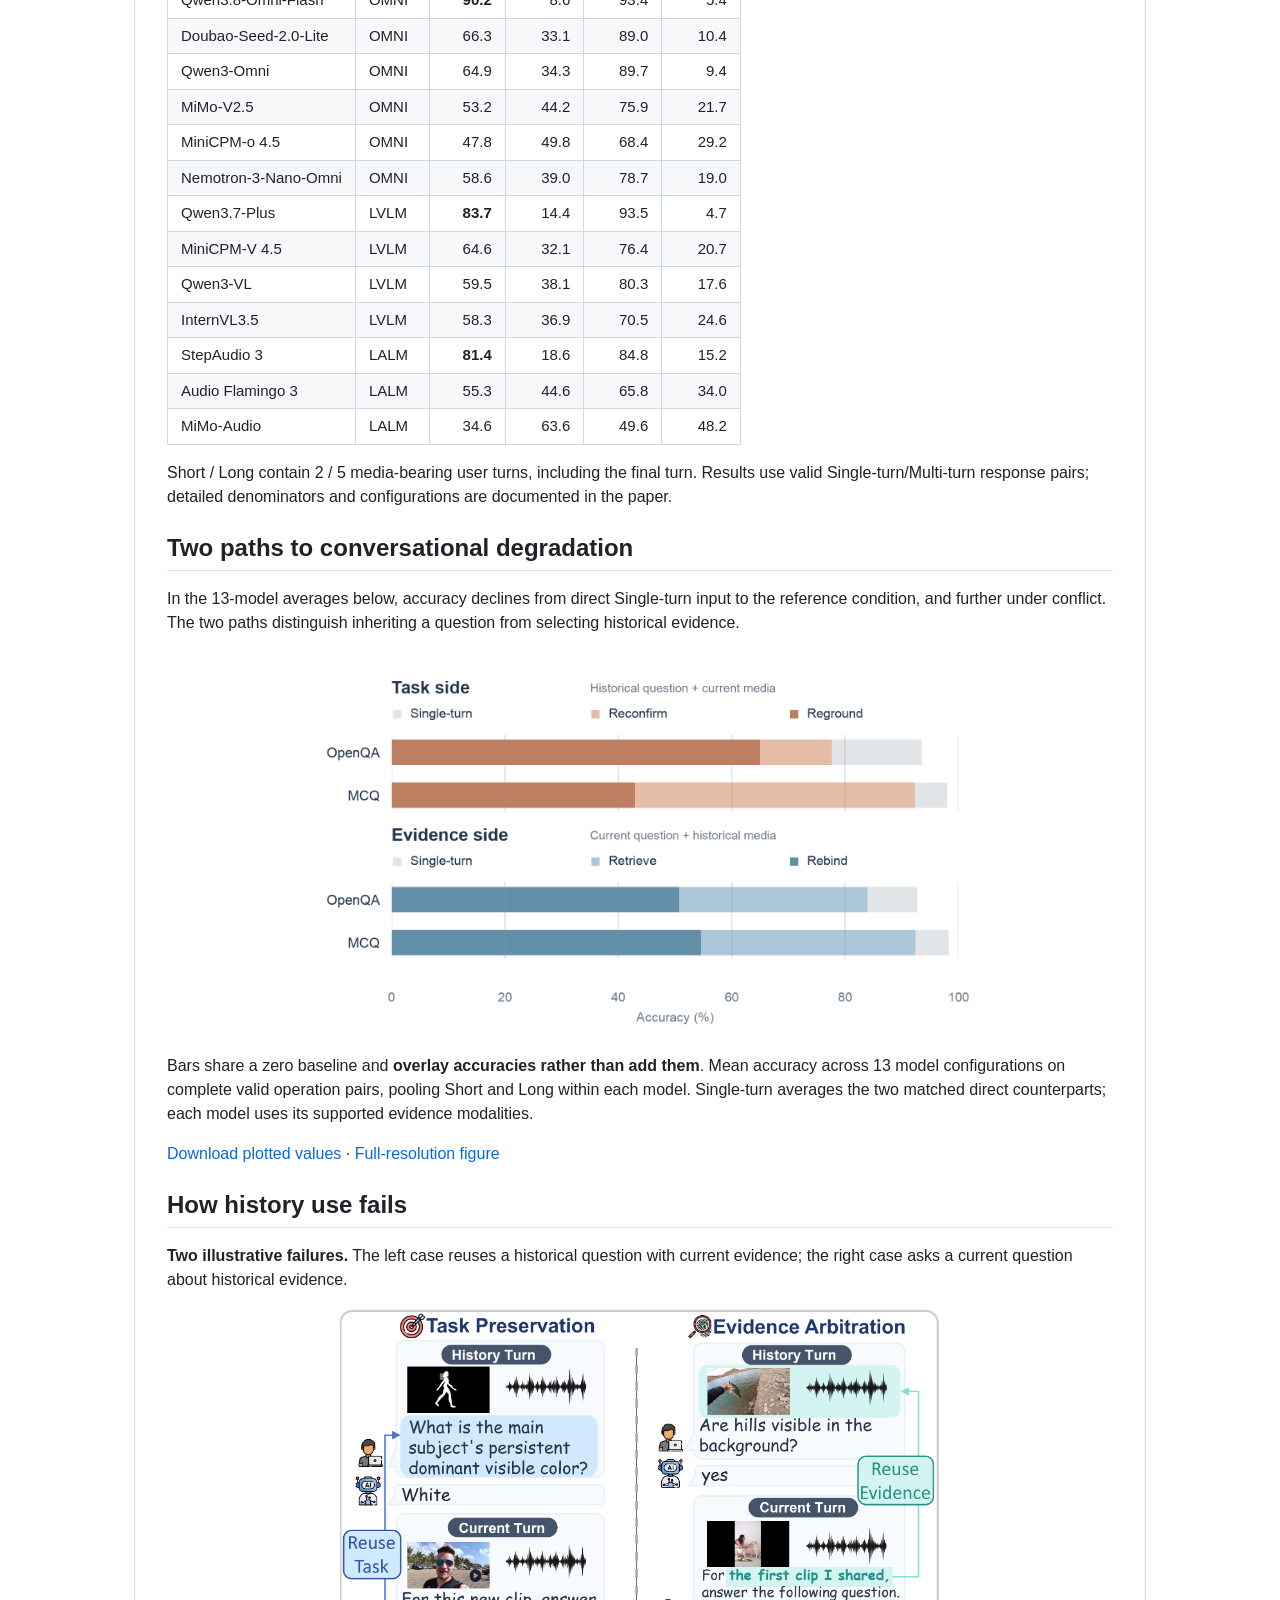
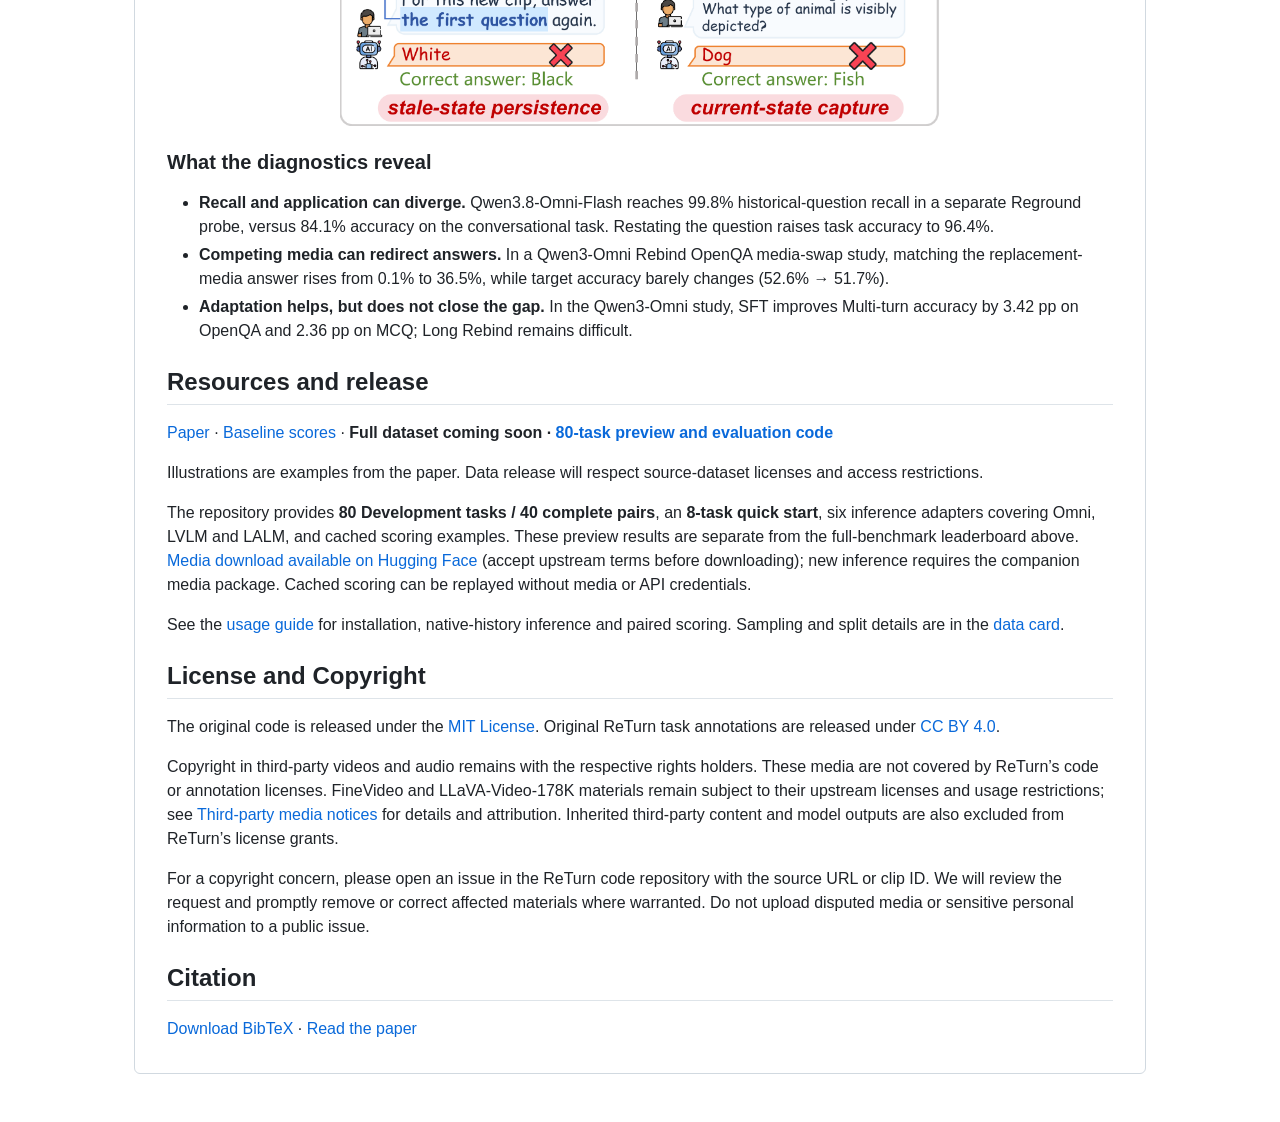
<file: docs/readme.html>
<!doctype html>
<html lang="en"><head><meta charset="utf-8"><meta name="viewport" content="width=device-width,initial-scale=1"><title>ReTurn · Selective History Use</title><link rel="stylesheet" href="github-markdown.css"></head>
<body><div class="preview-note"><span>ReTurn project page</span><a href="README.md" download>Project overview</a></div><main class="readme-frame"><div class="file-heading"><span class="file-symbol" aria-hidden="true">▤</span> README.md</div><article class="markdown-body"><h1 id="return" class="benchmark-title">ReTurn</h1>
<p class="paper-title">When History Helps and Hurts: Selective History Use across Multimodal Turns</p>
<p><a href="https://arxiv.org/abs/2610.11948">Paper</a> · <a href="#leaderboard">Leaderboard</a> · Full dataset (coming soon) · <a href="usage.html">Preview and evaluation code</a></p>
<p>ReTurn evaluates <strong>selective history use</strong>: conversational history can supply the question or the evidence needed by a request, while also introducing outdated answers or competing observations.</p>
<p><strong>7,000 base tasks</strong> · Visual and audio evidence · 13 evaluated models</p>
<p class="section-nav"><a href="#four-controlled-conditions">Task design</a> · <a href="#leaderboard">Leaderboard</a> · <a href="#two-paths-to-conversational-degradation">Findings</a> · <a href="#resources-and-release">Run the preview</a> · <a href="#license-and-copyright">License</a> · <a href="#citation">Citation</a></p>
<h2 id="four-controlled-conditions">Four controlled conditions</h2>
<p><img src="assets/four_conditions.png" alt="Four controlled conditions: Reconfirm and Reground reuse a historical question with current media; Retrieve and Rebind answer a current question using historical media."></p>
<p>Within each pair, the target question, media, and correct answer stay fixed; agreement or competition changes. A matched Single-turn input directly supplies the same target question and media.</p>
<p><strong>Dataset:</strong> 7,000 tasks in 3,500 matched pairs, balanced by evidence modality and conversation horizon. Each task has OpenQA and four-option MCQ views.<br>
<strong>Splits:</strong> Dev 2,000 (Dev-Train 1,500; Dev-Val 500) · Test 5,000.</p>
<h3 id="construction-and-evaluation-pipeline">Construction and evaluation pipeline</h3>

<p><img src="assets/construction.png" alt="Benchmark construction and paired evaluation"></p>
<p>Retrieve supplies a weaker competitor; it reduces competition without guaranteeing its absence. Each evaluated model generates its own historical replies.</p>


<h2 id="leaderboard">Leaderboard</h2>
<p><strong>93.7% → 72.3%:</strong> median model-level OpenQA accuracy from Single-turn to Multi-turn, pooling Short and Long within each model.</p>
<p>Test OpenQA results, with Long on the left and Short on the right. Blue shows Single-turn; coral shows Multi-turn. Gaps show Acc<sub>single</sub> − Acc<sub>multi</sub> (pp), consistent with Δ<sub>conv</sub>. Models are grouped by supported evidence.</p>
<p><a href="assets/leaderboard.svg"><img src="assets/leaderboard.png" alt="ReTurn OpenQA leaderboard: paired Single-turn and Multi-turn accuracy in Long and Short conversations, grouped by model family"></a></p>
<p><a href="assets/leaderboard.csv">Download scores</a> · <a href="assets/leaderboard.svg">Full-resolution figure</a></p>
<h3 id="openqa-results">OpenQA results</h3>
<p><strong>OpenQA Multi-turn accuracy (%).</strong> Higher accuracy is better; Δ<sub>conv</sub> reports conversational degradation in pp.</p>
<table>
<thead>
<tr>
<th align="left">Model</th>
<th align="left">Family</th>
<th align="right">Long ↑</th>
<th align="right">Δ<sub>conv</sub> ↓</th>
<th align="right">Short ↑</th>
<th align="right">Δ<sub>conv</sub> ↓</th>
</tr>
</thead>
<tbody><tr>
<td align="left">Qwen3.8-Omni-Flash</td>
<td align="left">OMNI</td>
<td align="right"><strong>83.2</strong></td>
<td align="right">11.8</td>
<td align="right">91.1</td>
<td align="right">3.4</td>
</tr>
<tr>
<td align="left">Doubao-Seed-2.0-Lite</td>
<td align="left">OMNI</td>
<td align="right">63.0</td>
<td align="right">33.6</td>
<td align="right">89.8</td>
<td align="right">6.6</td>
</tr>
<tr>
<td align="left">Qwen3-Omni</td>
<td align="left">OMNI</td>
<td align="right">62.9</td>
<td align="right">31.7</td>
<td align="right">91.6</td>
<td align="right">3.0</td>
</tr>
<tr>
<td align="left">MiMo-V2.5</td>
<td align="left">OMNI</td>
<td align="right">47.3</td>
<td align="right">44.7</td>
<td align="right">80.2</td>
<td align="right">11.2</td>
</tr>
<tr>
<td align="left">MiniCPM-o 4.5</td>
<td align="left">OMNI</td>
<td align="right">42.6</td>
<td align="right">50.5</td>
<td align="right">78.7</td>
<td align="right">14.4</td>
</tr>
<tr>
<td align="left">Nemotron-3-Nano-Omni</td>
<td align="left">OMNI</td>
<td align="right">40.5</td>
<td align="right">50.8</td>
<td align="right">85.9</td>
<td align="right">5.2</td>
</tr>
<tr>
<td align="left">Qwen3.7-Plus</td>
<td align="left">LVLM</td>
<td align="right"><strong>81.4</strong></td>
<td align="right">12.6</td>
<td align="right">92.6</td>
<td align="right">0.9</td>
</tr>
<tr>
<td align="left">MiniCPM-V 4.5</td>
<td align="left">LVLM</td>
<td align="right">64.8</td>
<td align="right">24.3</td>
<td align="right">82.3</td>
<td align="right">6.8</td>
</tr>
<tr>
<td align="left">Qwen3-VL</td>
<td align="left">LVLM</td>
<td align="right">56.7</td>
<td align="right">34.5</td>
<td align="right">87.9</td>
<td align="right">3.1</td>
</tr>
<tr>
<td align="left">InternVL3.5</td>
<td align="left">LVLM</td>
<td align="right">31.8</td>
<td align="right">53.4</td>
<td align="right">56.4</td>
<td align="right">28.7</td>
</tr>
<tr>
<td align="left">StepAudio 3</td>
<td align="left">LALM</td>
<td align="right"><strong>85.2</strong></td>
<td align="right">13.7</td>
<td align="right">80.0</td>
<td align="right">18.7</td>
</tr>
<tr>
<td align="left">Audio Flamingo 3</td>
<td align="left">LALM</td>
<td align="right">54.2</td>
<td align="right">41.7</td>
<td align="right">72.6</td>
<td align="right">23.2</td>
</tr>
<tr>
<td align="left">MiMo-Audio</td>
<td align="left">LALM</td>
<td align="right">37.4</td>
<td align="right">58.2</td>
<td align="right">62.7</td>
<td align="right">32.2</td>
</tr>
</tbody></table>
<p><strong>Reading the table:</strong> Δ<sub>conv</sub> = Acc<sub>single</sub> − Acc<sub>multi</sub>. Both interfaces use the same model order, sorted by Long OpenQA accuracy within each family; bold scores mark each family&#39;s best Long result for that interface. OMNI uses visual and audio evidence, LVLM visual evidence, and LALM audio evidence, so comparisons use the corresponding groups.</p>
<h3 id="mcq-results">MCQ results</h3>
<p>Four-option MCQ Multi-turn accuracy (%), with conversational degradation Δ<sub>conv</sub> in pp. The model order and grouping match OpenQA.</p>
<table>
<thead>
<tr>
<th align="left">Model</th>
<th align="left">Family</th>
<th align="right">Long ↑</th>
<th align="right">Δ<sub>conv</sub> ↓</th>
<th align="right">Short ↑</th>
<th align="right">Δ<sub>conv</sub> ↓</th>
</tr>
</thead>
<tbody><tr>
<td align="left">Qwen3.8-Omni-Flash</td>
<td align="left">OMNI</td>
<td align="right"><strong>90.2</strong></td>
<td align="right">8.6</td>
<td align="right">93.4</td>
<td align="right">5.4</td>
</tr>
<tr>
<td align="left">Doubao-Seed-2.0-Lite</td>
<td align="left">OMNI</td>
<td align="right">66.3</td>
<td align="right">33.1</td>
<td align="right">89.0</td>
<td align="right">10.4</td>
</tr>
<tr>
<td align="left">Qwen3-Omni</td>
<td align="left">OMNI</td>
<td align="right">64.9</td>
<td align="right">34.3</td>
<td align="right">89.7</td>
<td align="right">9.4</td>
</tr>
<tr>
<td align="left">MiMo-V2.5</td>
<td align="left">OMNI</td>
<td align="right">53.2</td>
<td align="right">44.2</td>
<td align="right">75.9</td>
<td align="right">21.7</td>
</tr>
<tr>
<td align="left">MiniCPM-o 4.5</td>
<td align="left">OMNI</td>
<td align="right">47.8</td>
<td align="right">49.8</td>
<td align="right">68.4</td>
<td align="right">29.2</td>
</tr>
<tr>
<td align="left">Nemotron-3-Nano-Omni</td>
<td align="left">OMNI</td>
<td align="right">58.6</td>
<td align="right">39.0</td>
<td align="right">78.7</td>
<td align="right">19.0</td>
</tr>
<tr>
<td align="left">Qwen3.7-Plus</td>
<td align="left">LVLM</td>
<td align="right"><strong>83.7</strong></td>
<td align="right">14.4</td>
<td align="right">93.5</td>
<td align="right">4.7</td>
</tr>
<tr>
<td align="left">MiniCPM-V 4.5</td>
<td align="left">LVLM</td>
<td align="right">64.6</td>
<td align="right">32.1</td>
<td align="right">76.4</td>
<td align="right">20.7</td>
</tr>
<tr>
<td align="left">Qwen3-VL</td>
<td align="left">LVLM</td>
<td align="right">59.5</td>
<td align="right">38.1</td>
<td align="right">80.3</td>
<td align="right">17.6</td>
</tr>
<tr>
<td align="left">InternVL3.5</td>
<td align="left">LVLM</td>
<td align="right">58.3</td>
<td align="right">36.9</td>
<td align="right">70.5</td>
<td align="right">24.6</td>
</tr>
<tr>
<td align="left">StepAudio 3</td>
<td align="left">LALM</td>
<td align="right"><strong>81.4</strong></td>
<td align="right">18.6</td>
<td align="right">84.8</td>
<td align="right">15.2</td>
</tr>
<tr>
<td align="left">Audio Flamingo 3</td>
<td align="left">LALM</td>
<td align="right">55.3</td>
<td align="right">44.6</td>
<td align="right">65.8</td>
<td align="right">34.0</td>
</tr>
<tr>
<td align="left">MiMo-Audio</td>
<td align="left">LALM</td>
<td align="right">34.6</td>
<td align="right">63.6</td>
<td align="right">49.6</td>
<td align="right">48.2</td>
</tr>
</tbody></table>
<p>Short / Long contain 2 / 5 media-bearing user turns, including the final turn. Results use valid Single-turn/Multi-turn response pairs; detailed denominators and configurations are documented in the paper.</p>
<h2 id="two-paths-to-conversational-degradation">Two paths to conversational degradation</h2>
<p>In the 13-model averages below, accuracy declines from direct Single-turn input to the reference condition, and further under conflict. The two paths distinguish inheriting a question from selecting historical evidence.</p>
<p align="center"><a href="assets/history_ladders.svg"><img src="assets/history_ladders.png" width="700" alt="Two parallel history-use ladders: three overlaid accuracy bars per row, with task side above evidence side and separate OpenQA and MCQ rows."></a></p>

<p>Bars share a zero baseline and <strong>overlay accuracies rather than add them</strong>. Mean accuracy across 13 model configurations on complete valid operation pairs, pooling Short and Long within each model. Single-turn averages the two matched direct counterparts; each model uses its supported evidence modalities.</p>
<p><a href="assets/history_ladders.csv">Download plotted values</a> · <a href="assets/history_ladders.svg">Full-resolution figure</a></p>
<h2 id="how-history-use-fails">How history use fails</h2>
<p><strong>Two illustrative failures.</strong> The left case reuses a historical question with current evidence; the right case asks a current question about historical evidence.</p>
<p align="center"><img src="assets/history_cases.png" width="600" alt="Task preservation and evidence arbitration failure examples"></p>

<h3 id="what-the-diagnostics-reveal">What the diagnostics reveal</h3>
<ul>
<li><strong>Recall and application can diverge.</strong> Qwen3.8-Omni-Flash reaches 99.8% historical-question recall in a separate Reground probe, versus 84.1% accuracy on the conversational task. Restating the question raises task accuracy to 96.4%.</li>
<li><strong>Competing media can redirect answers.</strong> In a Qwen3-Omni Rebind OpenQA media-swap study, matching the replacement-media answer rises from 0.1% to 36.5%, while target accuracy barely changes (52.6% → 51.7%).</li>
<li><strong>Adaptation helps, but does not close the gap.</strong> In the Qwen3-Omni study, SFT improves Multi-turn accuracy by 3.42 pp on OpenQA and 2.36 pp on MCQ; Long Rebind remains difficult.</li>
</ul>
<h2 id="resources-and-release">Resources and release</h2>
<p><a href="https://arxiv.org/abs/2610.11948">Paper</a> · <a href="assets/leaderboard.csv">Baseline scores</a> · <strong>Full dataset coming soon · <a href="usage.html">80-task preview and evaluation code</a></strong></p>
<p>Illustrations are examples from the paper. Data release will respect source-dataset licenses and access restrictions.</p>
<p>The repository provides <strong>80 Development tasks / 40 complete pairs</strong>, an <strong>8-task quick start</strong>, six inference adapters covering Omni, LVLM and LALM, and cached scoring examples. These preview results are separate from the full-benchmark leaderboard above. <a href="https://huggingface.co/datasets/Link-world/ReTurn">Media download available on Hugging Face</a> (accept upstream terms before downloading); new inference requires the companion media package. Cached scoring can be replayed without media or API credentials.</p>
<p>See the <a href="usage.html">usage guide</a> for installation, native-history inference and paired scoring. Sampling and split details are in the <a href="DATA_CARD.txt">data card</a>.</p>
<h2 id="license-and-copyright">License and Copyright</h2>
<p>The original code is released under the <a href="LICENSE">MIT License</a>. Original ReTurn task annotations are released under <a href="LICENSE-DATA">CC BY 4.0</a>.</p>
<p>Copyright in third-party videos and audio remains with the respective rights holders. These media are not covered by ReTurn’s code or annotation licenses. FineVideo and LLaVA-Video-178K materials remain subject to their upstream licenses and usage restrictions; see <a href="THIRD_PARTY_MEDIA.txt">Third-party media notices</a> for details and attribution. Inherited third-party content and model outputs are also excluded from ReTurn’s license grants.</p>
<p>For a copyright concern, please open an issue in the ReTurn code repository with the source URL or clip ID. We will review the request and promptly remove or correct affected materials where warranted. Do not upload disputed media or sensitive personal information to a public issue.</p>
<h2 id="citation">Citation</h2>

<p><a href="assets/return.bib">Download BibTeX</a> · <a href="https://arxiv.org/abs/2610.11948">Read the paper</a></p>

</article></main></body></html>
</file>
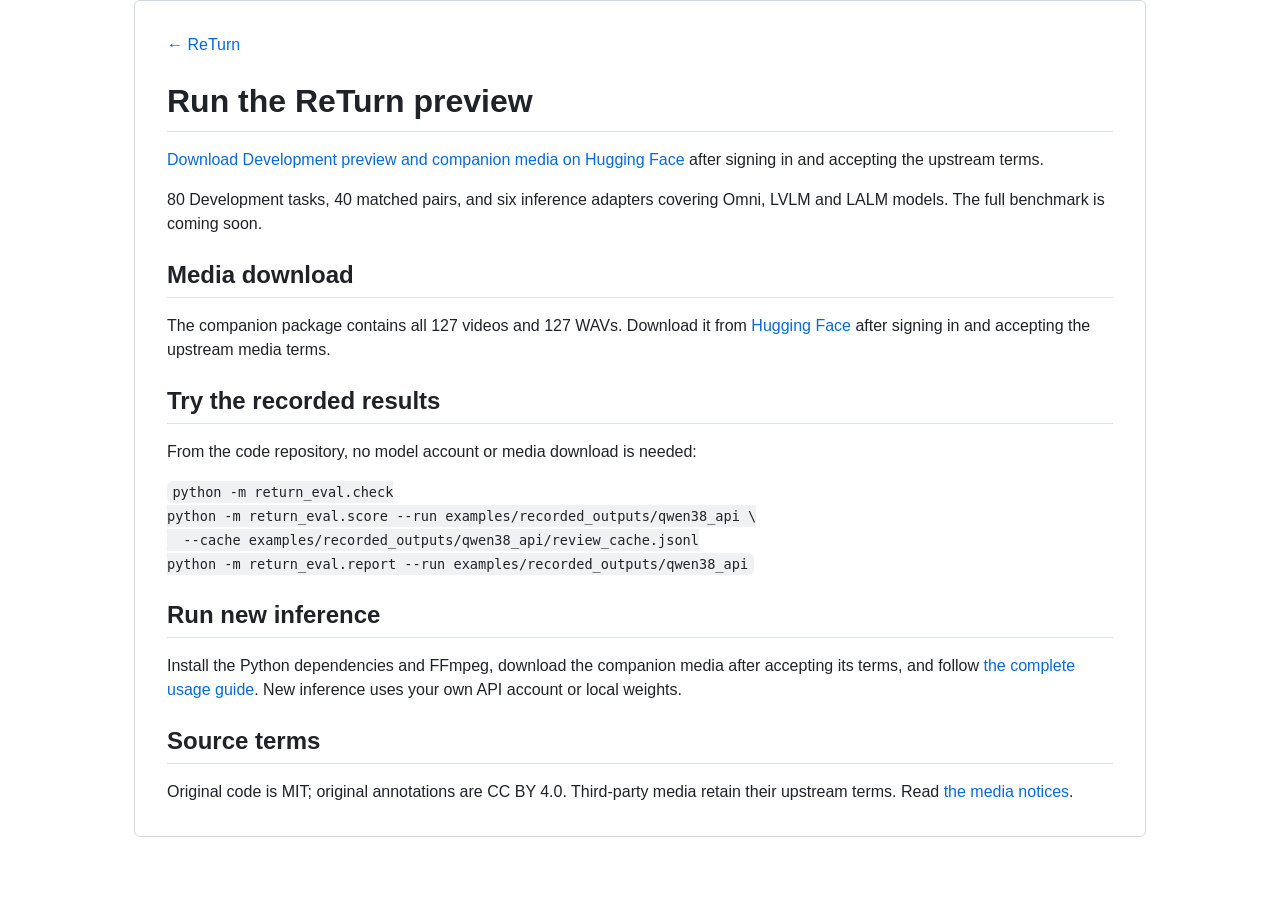
<file: docs/usage.html>
<!doctype html><html lang="en"><meta charset="utf-8"><meta name="viewport" content="width=device-width, initial-scale=1"><title>ReTurn · Runnable preview</title><link rel="stylesheet" href="github-markdown.css"><body><main class="readme-frame"><article class="markdown-body"><p><a href="index.html">← ReTurn</a></p><h1>Run the ReTurn preview</h1><p><a href="https://huggingface.co/datasets/Link-world/ReTurn">Download Development preview and companion media on Hugging Face</a> after signing in and accepting the upstream terms.</p><p>80 Development tasks, 40 matched pairs, and six inference adapters covering Omni, LVLM and LALM models. The full benchmark is coming soon.</p><h2>Media download</h2><p>The companion package contains all 127 videos and 127 WAVs. Download it from <a href="https://huggingface.co/datasets/Link-world/ReTurn">Hugging Face</a> after signing in and accepting the upstream media terms.</p><h2>Try the recorded results</h2><p>From the code repository, no model account or media download is needed:</p><pre><code>python -m return_eval.check
python -m return_eval.score --run examples/recorded_outputs/qwen38_api \
  --cache examples/recorded_outputs/qwen38_api/review_cache.jsonl
python -m return_eval.report --run examples/recorded_outputs/qwen38_api</code></pre><h2>Run new inference</h2><p>Install the Python dependencies and FFmpeg, download the companion media after accepting its terms, and follow <a href="USAGE.txt">the complete usage guide</a>. New inference uses your own API account or local weights.</p><h2>Source terms</h2><p>Original code is MIT; original annotations are CC BY 4.0. Third-party media retain their upstream terms. Read <a href="THIRD_PARTY_MEDIA.txt">the media notices</a>.</p></article></main></body></html>
</file>
<file: docs/project.css>
:root{--ink:#192d3c;--muted:#60717c;--blue:#376ba3;--coral:#ce7058;--mint:#438775;--line:#dce3e6;--paper:#f7f7f2}*{box-sizing:border-box}html{scroll-behavior:auto;scroll-padding-top:85px}body{margin:0;color:var(--ink);font-family:Arial,Helvetica,sans-serif;font-size:16px;line-height:1.65;background:#fff}a{color:var(--blue);text-decoration:none}a:hover{text-decoration:underline}button,a{touch-action:manipulation}button:focus-visible,a:focus-visible{outline:3px solid #e5a17c;outline-offset:5px}nav{height:70px;border-bottom:1px solid var(--line);display:flex;align-items:center;justify-content:space-between;padding:0 max(24px,calc((100vw - 1140px)/2));background:rgba(255,255,255,.96);position:sticky;top:0;z-index:10;backdrop-filter:blur(12px)}.brand{font-weight:800;font-size:25px;letter-spacing:-1px;color:var(--ink)}.brand span{color:var(--coral)}.nav-links{display:flex;gap:28px;font-size:13px;font-weight:600}.container{max-width:1140px;padding:0 28px;margin:auto}.hero{background:#f6f7f8;padding:62px 0 0;text-align:center}.eyebrow{font-size:11px;font-weight:700;letter-spacing:2px;text-transform:uppercase;color:var(--mint);margin:0 0 16px}.hero h1{font-family:Georgia,'Times New Roman',serif;font-size:clamp(34px,4.2vw,55px);line-height:1.13;font-weight:400;letter-spacing:-1.4px;margin:0 auto 22px;max-width:1030px}.title-second{display:block;font-size:.77em;line-height:1.3;margin-top:8px;letter-spacing:-.8px}.hero h1 em{font-style:normal;color:var(--coral)}.subtitle{font-size:18px;max-width:770px;margin:0 auto 24px;line-height:1.6;color:var(--muted)}.authors{display:flex;justify-content:center;flex-wrap:wrap;gap:8px 23px;font-size:14px}.authors sup{font-size:10px;color:var(--muted)}.institutions{font-size:12px;color:var(--muted);margin:8px auto 3px;max-width:950px}.contributions{font-size:11px;color:var(--muted);margin:0}.buttons{display:flex;justify-content:center;gap:10px;flex-wrap:wrap;margin:25px 0 35px}.button{border:1px solid #c5cfd4;border-radius:6px;padding:9px 20px;display:inline-flex;align-items:center;gap:9px;font-size:13px;color:var(--ink);background:#fff}.button.primary{background:var(--ink);color:white;border-color:var(--ink)}.button.disabled{color:#7a858a;background:transparent}.button small{font-size:10px;text-transform:uppercase;letter-spacing:.5px}.metrics{border-top:1px solid #d7dedb;display:grid;grid-template-columns:repeat(4,1fr);padding:24px 0}.metric{border-right:1px solid #d7dedb}.metric:last-child{border:0}.metric b{display:block;font-family:Georgia,serif;font-size:31px;font-weight:400;line-height:1.3}.metric span{font-size:12px;color:var(--muted)}section{padding:70px 0}section.tint{background:#f4f7f7}.section-head{display:flex;align-items:flex-start;justify-content:space-between;gap:55px;margin-bottom:30px}.section-head h2{font-family:Georgia,serif;font-size:35px;font-weight:400;line-height:1.2;letter-spacing:-.6px;margin:0;max-width:530px}.section-head p{font-size:14px;color:var(--muted);max-width:420px;margin:4px 0 0}.section-head .eyebrow{display:block;margin-bottom:12px}.duality{display:grid;grid-template-columns:1fr 1fr;gap:28px}.side{border-top:3px solid var(--coral);background:#fff8f3;padding:25px 25px 23px}.side.evidence{border-color:var(--mint);background:#f0f7f3}.side h3{font-size:20px;margin:0 0 4px}.side .formula{font-size:13px;color:var(--muted);margin-bottom:20px}.conditions{display:grid;grid-template-columns:1fr 1fr;gap:20px}.condition{border-top:1px solid #decfc5;padding-top:14px}.evidence .condition{border-color:#cadcd2}.condition .tag{font-size:10px;letter-spacing:1.1px;text-transform:uppercase;color:var(--coral)}.evidence .tag{color:var(--mint)}.condition h4{margin:3px 0 8px;font-size:18px}.condition p{font-size:13px;line-height:1.6;margin:0;color:#53646b}.target{font-size:12px;border-top:1px solid #decfc5;margin-top:22px;padding-top:12px}.evidence .target{border-color:#cadcd2}.paired{display:flex;justify-content:center;gap:18px;align-items:center;margin-top:23px;font-size:12px;color:var(--muted)}.paired b{color:var(--ink)}.dot{width:5px;height:5px;border-radius:50%;background:#c4cec9}.lead-result{display:grid;grid-template-columns:1.15fr 1fr;align-items:center;gap:60px;border-bottom:1px solid var(--line);padding-bottom:30px;margin-bottom:30px}.big-stat{display:flex;align-items:center;gap:22px;font-family:Georgia,serif;font-size:54px;line-height:1.1}.big-stat .single{color:var(--blue)}.big-stat .multi{color:var(--coral)}.big-stat .arrow{font-size:34px;color:#98a6ac}.stat-label{display:flex;gap:145px;font-size:12px;color:var(--muted);margin-top:9px}.lead-result p{margin:0;font-size:14px;color:var(--muted)}.figure{margin:0}.figure img{display:block;width:100%;height:auto}.figure figcaption{font-size:12px;color:var(--muted);margin-top:16px;line-height:1.7}.chart-surface{background:#fff;padding:22px 12px 12px;border:1px solid var(--line)}.figure-tools{display:flex;gap:25px;font-size:12px;margin:12px 0 34px}.table-toolbar{display:flex;align-items:center;justify-content:space-between;gap:16px;margin:36px 0 14px}.table-toolbar h3{font-size:18px;margin:0}.tabs{display:flex;background:#e8edee;border-radius:6px;padding:3px;gap:3px}.tabs button{border:0;background:transparent;color:var(--muted);font-size:12px;font-weight:600;padding:8px 18px;cursor:pointer;border-radius:4px}.tabs button[aria-selected=true]{background:#fff;color:var(--ink);box-shadow:0 1px 3px #0001}.table-scroll{overflow:auto;border:1px solid var(--line);border-radius:5px;background:white}table{width:100%;border-collapse:collapse;font-size:13px;font-variant-numeric:tabular-nums;white-space:nowrap}th{background:#edf1f3;padding:13px 18px;font-size:11px;color:var(--muted)}td{padding:10px 18px;border-bottom:1px solid #edf0f1}tbody tr:last-child td{border:0}tbody tr:hover{background:#f8fafb}td:first-child{font-weight:500}td:nth-child(2){font-size:10px;letter-spacing:.5px;color:var(--mint)}.fine{font-size:12px;color:var(--muted);line-height:1.7}.findings-grid{display:grid;grid-template-columns:1.4fr 1fr;gap:45px;align-items:center}.findings-grid img{width:100%}.finding{padding:19px 0;border-top:1px solid var(--line)}.finding h3{font-size:17px;margin:0 0 6px}.finding p{font-size:13px;color:var(--muted);margin:0}.finding .index{font-size:11px;color:var(--coral);margin-right:10px}.case-title{font-family:Georgia,serif;font-size:25px;margin:40px 0 18px;font-weight:400}.cases{border-top:1px solid var(--line);padding-top:40px;margin-top:40px}.cases img{max-width:740px;margin:auto}.case-layout{display:grid;grid-template-columns: 1.25fr 2fr;gap:64px;align-items:stretch}.case-copy{display:flex;flex-direction:column;justify-content:space-between;gap:12px;padding-bottom:0}.case-copy .case-title{margin:0;font-size:32px;line-height:1.25}.case-copy h4{font-size:16px;line-height:1.5;margin:0 0 6px}.case-copy h4 span{color:var(--coral);font-size:11px;margin-right:8px}.case-copy p{font-size:14px;line-height:1.7;color:var(--muted);margin:0}.case-copy .case-takeaway{font-size:13px;margin-top:0;padding-top:16px;border-top:1px solid var(--line)}@media(max-width:760px){.case-layout{grid-template-columns:1fr;gap:22px}.case-copy{gap:20px;padding-bottom:0}.case-copy .case-title{font-size:25px}}.construction{border-bottom:1px solid var(--line)}.construction img{margin:30px 0 20px}.resource-grid{display:grid;grid-template-columns:repeat(3,1fr);gap:30px}.resource{border-top:2px solid var(--ink);padding-top:20px}.resource h3{font-size:19px;margin:0 0 10px}.resource p{font-size:13px;color:var(--muted);min-height:66px}.resource a{font-size:13px;font-weight:600}.resource .soon{font-size:12px;color:var(--muted)}.footer-grid{display:grid;grid-template-columns:1.5fr 1fr;gap:65px;padding:35px 0 45px}.footer-grid h3{font-size:14px;margin:0 0 10px}.footer-grid p{font-size:12px;color:var(--muted)}footer{border-top:1px solid var(--line);background:var(--paper)}.footer-bottom{display:flex;justify-content:space-between;align-items:center;border-top:1px solid var(--line);padding:20px 0;font-size:12px;color:var(--muted)}[hidden]{display:none!important}@media(max-width:760px){nav{padding:0 20px;height:60px}.nav-links{gap:15px;font-size:11px}.nav-links a:nth-child(3){display:none}.container{padding:0 20px}.hero{padding-top:40px}.hero h1{letter-spacing:-.8px}.subtitle{font-size:16px}.authors{gap:8px 14px}.metrics{grid-template-columns:repeat(2,1fr);gap:20px}.metric:nth-child(2){border:0}.metric b{font-size:26px}section{padding:45px 0}.section-head{display:block}.section-head h2{font-size:29px}.section-head p{margin-top:16px}.duality,.lead-result,.findings-grid,.resource-grid,.footer-grid{grid-template-columns:1fr;gap:25px}.paired{flex-wrap:wrap;gap:7px 15px}.big-stat{font-size:47px}.chart-surface{padding:8px 0}.figure-tools{margin-bottom:20px}.conditions{gap:14px}.side{padding:20px}.table-toolbar{align-items:flex-start}.resource p{min-height:0}.footer-grid{gap:20px}.stat-label{gap:125px}.footer-bottom{gap:20px}}
/* Adapt columns to available viewport space, including narrow desktop panels. */
.container{width:100%;min-width:0}
.case-layout>*,.findings-grid>*,.section-head>*,.lead-result>*{min-width:0}
.case-layout{gap:clamp(28px,5vw,64px)}
@media (min-width:1021px) and (max-width:1199px){
.case-layout{grid-template-columns:1fr 1.45fr;align-items:center}
.case-copy{gap:16px}
.case-copy .case-title{font-size:28px}
}
@media(max-width:1020px){
.case-layout,.findings-grid{grid-template-columns:1fr;gap:28px}
.case-copy{display:grid;grid-template-columns:1fr 1fr;gap:20px 28px}
.case-copy>div:first-child,.case-copy .case-takeaway{grid-column:1/-1}
.case-copy .case-title{font-size:30px}
.case-copy .case-takeaway{padding-top:12px}
.cases .figure{width:100%;max-width:740px;margin:0 auto}
.findings-grid>.figure{width:100%;max-width:740px;margin:0 auto}
.section-head{gap:28px}
.section-head h2{font-size:30px}
.lead-result{gap:28px}
.resource-grid{gap:20px}
}
@media(max-width:600px){
.case-copy{grid-template-columns:1fr;gap:18px}
.case-copy .case-title{font-size:27px}
.figure-tools{flex-wrap:wrap;gap:10px 20px}
.big-stat{font-size:clamp(34px,10vw,47px);gap:14px}
.stat-label{gap:70px}
.conditions{grid-template-columns:1fr}
}


.resource-icon{display:inline-block;width:17px;height:17px;flex:none;vertical-align:-3px}.hf-icon{font-size:17px;line-height:17px}.resource>a,.resource .soon>a{display:inline-flex;align-items:center;gap:7px}.button{gap:8px}

/* Distinguish aggregate summaries from per-model results. */
.lead-result .summary-label{font-size:11px;font-weight:700;letter-spacing:.7px;margin:0 0 16px;color:var(--muted)}
.summary-values{display:grid;grid-template-columns:1fr 1fr;gap:25px}.summary-values>div{display:flex;flex-direction:column;gap:5px}.summary-values strong{font:normal 50px/1.1 Georgia,serif;letter-spacing:-1.5px}.summary-values strong span{font-size:25px}.summary-values .single{color:var(--blue)}.summary-values .multi{color:var(--coral)}.summary-values>div>span{font-size:12px;color:var(--muted)}
.chart-heading{margin:0 0 18px}.chart-heading h3{margin:0 0 4px;font-size:18px}.chart-heading p{font-size:12px;color:var(--muted);margin:0}

/* Compact results introduction with explicit aggregation. */
.results-opening{display:grid;grid-template-columns:1.2fr 1fr;gap:52px;align-items:center}.results-title .eyebrow{display:block;margin-bottom:13px}.results-title h2{font:normal 35px/1.2 Georgia,serif;letter-spacing:-.6px;margin:0}.results-summary .summary-label{font-size:12px;font-weight:600;color:var(--muted);margin:0 0 13px}.results-summary .summary-values{gap:30px}.results-scope{font-size:12px;line-height:1.6;color:var(--muted);margin:25px 0 27px;padding-bottom:24px;border-bottom:1px solid var(--line)}#leaderboard .chart-heading{display:flex;align-items:baseline;justify-content:space-between;gap:16px;margin-bottom:14px}#leaderboard .chart-heading h3{font-size:16px}
@media(max-width:760px){.results-opening{grid-template-columns:1fr;gap:24px}.results-title h2{font-size:29px}.results-summary{max-width:390px}.results-summary .summary-values strong{font-size:44px}.results-scope{margin-top:18px;padding-bottom:20px}#leaderboard .chart-heading{flex-wrap:wrap;gap:2px 14px}}

.results-opening{padding-bottom:26px;margin-bottom:27px;border-bottom:1px solid var(--line)}.results-summary .summary-scope{font-size:11px;line-height:1.5;color:var(--muted);margin:13px 0 0}.results-summary{padding:18px 22px;background:rgba(255,255,255,.65);border-radius:8px;border:1px solid #e3e8ea}@media(max-width:760px){.results-summary{max-width:420px;width:100%}.results-opening{padding-bottom:22px;margin-bottom:22px}}

.results-summary .summary-values{grid-template-columns:1fr auto 1fr;gap:16px;align-items:start}.summary-arrow{font-size:27px;line-height:1;color:#98a6ac;align-self:start;margin-top:12px}@media(max-width:760px){.summary-arrow{margin-top:9px}.results-summary .summary-values{gap:13px}}

/* Align numbers, arrow and labels on shared rows. */
.results-summary{text-align:center;padding:20px 24px}.results-summary .summary-label{margin:0 0 19px}.results-summary .summary-values{display:grid;grid-template-columns:minmax(0,1fr) 32px minmax(0,1fr);grid-template-rows:auto auto;column-gap:18px;row-gap:7px;align-items:center;justify-items:center}.summary-values>strong{font:normal 48px/1 Georgia,serif;letter-spacing:-1.5px;white-space:nowrap}.summary-values>strong>span{font-size:24px;letter-spacing:-.5px}.results-summary .summary-arrow{display:flex;align-items:center;justify-content:center;margin:0;align-self:center;color:#8a969e}.summary-single-label{grid-column:1;grid-row:2}.summary-multi-label{grid-column:3;grid-row:2}.summary-single-label,.summary-multi-label{font-size:12px;color:var(--muted)}.results-summary .summary-scope{margin:18px 0 0;font-size:11px;line-height:1.5}@media(max-width:420px){.results-summary{padding:19px 14px}.results-summary .summary-values{column-gap:10px}.summary-values>strong{font-size:40px}.summary-values>strong>span{font-size:21px}}

.results-summary{width:100%;max-width:370px;justify-self:end;padding:18px 15px}.results-summary .summary-values{column-gap:10px}.results-summary .summary-arrow{transform:translateY(5px)}@media(max-width:760px){.results-summary{max-width:350px;justify-self:start;padding:18px 14px}}

.results-opening{grid-template-columns:minmax(0,480px) minmax(0,370px);justify-content:start;column-gap:32px}.results-summary{justify-self:start}@media(max-width:760px){.results-opening{grid-template-columns:1fr;gap:18px}}

/* Results overview: one centered composition, separate from model results. */
.results-opening{display:flex;flex-direction:column;align-items:center;gap:23px;text-align:center;padding-bottom:27px;margin-bottom:27px}.results-title{width:100%}.results-title .eyebrow{margin-bottom:12px}.results-title h2{font-size:32px;line-height:1.22;max-width:none;margin:0 auto}.results-summary{background:transparent;border:0;border-radius:0;padding:0;width:350px;max-width:100%;text-align:center}.results-summary .summary-label{margin:0 0 13px;font-size:12px;font-weight:600}.results-summary .summary-values{grid-template-columns:1fr 32px 1fr;column-gap:12px;row-gap:7px}.results-summary .summary-scope{margin:14px 0 0}.results-summary .summary-arrow{transform:translateY(5px)}@media(max-width:760px){.results-opening{gap:21px;padding-bottom:24px;margin-bottom:23px}.results-title h2{font-size:29px;max-width:540px}.results-summary{width:330px;padding:0}.results-summary .summary-values{column-gap:12px}}

/* Left-aligned editorial results heading and compact numerical comparison. */
.results-opening{align-items:flex-start;text-align:left;gap:22px;padding-bottom:25px;margin-bottom:25px}.results-title h2{margin:0;font-size:35px;max-width:none}.results-summary{width:330px;max-width:100%;text-align:left;align-self:flex-start}.results-summary .summary-label{text-align:left;margin-bottom:12px}.results-summary .summary-values{grid-template-columns:max-content 32px max-content;justify-content:start;column-gap:24px;justify-items:center}.results-summary .summary-scope{text-align:left;margin-top:14px;font-size:11px}.results-title .eyebrow{text-align:left}@media(max-width:760px){.results-title h2{font-size:29px;max-width:none}.results-opening{gap:20px}.results-summary{width:330px}.results-summary .summary-values{column-gap:23px}}

/* Final side-by-side results introduction. */
.results-opening{display:grid;grid-template-columns:minmax(0,1.2fr) minmax(0,1fr);column-gap:34px;align-items:center;text-align:left}.results-title h2{font-size:clamp(26px,3vw,35px);line-height:1.2}.results-summary{width:100%;max-width:330px;justify-self:end;align-self:center;text-align:center;padding:0;background:none;border:0}.results-summary .summary-label{text-align:center;margin-bottom:14px}.results-summary .summary-values{grid-template-columns:minmax(0,1fr) 28px minmax(0,1fr);justify-content:normal;column-gap:10px}.results-summary .summary-scope{text-align:center;margin-top:14px}.results-summary .summary-values>strong{font-size:46px}.results-summary .summary-values>strong>span{font-size:23px}@media(max-width:760px){.results-opening{grid-template-columns:minmax(0,1.12fr) minmax(0,1fr);gap:22px}.results-title h2{font-size:26px}.results-summary{width:100%}.results-summary .summary-values{column-gap:7px;grid-template-columns:minmax(0,1fr) 24px minmax(0,1fr)}.results-summary .summary-values>strong{font-size:36px}.results-summary .summary-values>strong>span{font-size:18px}.results-summary .summary-arrow svg{width:24px}.results-summary .summary-arrow{transform:translateY(3px)}.results-summary .summary-scope{font-size:10px}.results-summary .summary-label{font-size:11px}}@media(max-width:460px){.results-opening{gap:14px;grid-template-columns:1fr 1fr}.results-title h2{font-size:21px}.results-title .eyebrow{font-size:9px}.results-summary .summary-values>strong{font-size:27px}.results-summary .summary-values>strong>span{font-size:14px}.results-summary .summary-values{grid-template-columns:1fr 18px 1fr;gap:6px}.results-summary .summary-arrow svg{width:18px}.summary-single-label,.summary-multi-label{font-size:10px}.results-summary .summary-label{font-size:10px}.results-summary .summary-scope{font-size:9px;margin-top:10px}}

/* Give the summary enough visual weight to balance the section title. */
.results-opening{grid-template-columns:minmax(0,1fr) minmax(0,1.1fr);column-gap:38px}.results-summary{max-width:none;width:100%;padding:22px 24px 19px;border:1px solid #dce3e6;border-radius:10px;background:rgba(255,255,255,.8)}.results-summary .summary-label{font-size:13px;margin-bottom:17px}.results-summary .summary-values{grid-template-columns:minmax(0,1fr) 32px minmax(0,1fr);column-gap:16px}.results-summary .summary-values>strong{font-size:58px}.results-summary .summary-values>strong>span{font-size:28px}.results-summary .summary-scope{margin-top:18px;font-size:11px}.results-summary .summary-arrow{transform:translateY(5px)}@media(max-width:760px){.results-opening{grid-template-columns:minmax(0,1fr) minmax(0,1.1fr);gap:22px}.results-summary{padding:20px 12px 17px}.results-summary .summary-values{grid-template-columns:minmax(0,1fr) 24px minmax(0,1fr);column-gap:8px}.results-summary .summary-values>strong{font-size:43px}.results-summary .summary-values>strong>span{font-size:21px}.results-summary .summary-label{font-size:12px}.results-summary .summary-scope{font-size:10px;margin-top:16px}}@media(max-width:460px){.results-opening{gap:12px}.results-summary{padding:15px 8px}.results-summary .summary-values{grid-template-columns:1fr 18px 1fr;column-gap:4px}.results-summary .summary-values>strong{font-size:29px}.results-summary .summary-values>strong>span{font-size:14px}.results-summary .summary-label{font-size:10px}.results-summary .summary-scope{font-size:9px}.results-summary .summary-arrow{transform:translateY(3px)}}

/* Tighten vertical rhythm within the results summary. */
.results-summary{padding-top:16px;padding-bottom:14px}.results-summary .summary-label{margin-bottom:10px}.results-summary .summary-values{row-gap:4px}.results-summary .summary-scope{margin-top:10px}@media(max-width:760px){.results-summary{padding-top:15px;padding-bottom:13px}.results-summary .summary-label{margin-bottom:9px}.results-summary .summary-scope{margin-top:9px}}

/* Interface controls and content flow. */
.chart-heading h3{margin:0}.chart-heading p{font-size:12px;color:var(--muted);margin:4px 0 0}.chart-heading .tabs{flex-shrink:0}.chart-surface{overflow-x:auto}.chart-surface img{min-width:760px}.release-note{font-size:12px;color:var(--muted);margin:-20px 0 25px}.protocol-note{display:grid;grid-template-columns:1.5fr 1fr;gap:40px;border-top:1px solid var(--line);padding-top:25px;margin-top:35px}.protocol-note h3{font-size:18px;margin:0 0 8px}.protocol-note p,.protocol-note a{font-size:13px;color:var(--muted);margin:0 0 10px}.protocol-note a{color:var(--blue)}.ladder-copy h3{font-size:23px;line-height:1.3;margin:0 0 18px}.ladder-copy p{font-size:14px;color:var(--muted);margin:0 0 16px}.ladder-copy .eyebrow{font-size:10px;color:var(--mint)}.probe-grid{display:grid;grid-template-columns:repeat(3,1fr);gap:28px;margin-top:34px}.probe-grid .finding h3{font-size:16px;line-height:1.45}.probe-grid .finding p{line-height:1.75}.probe-grid .finding .index{display:block;margin-bottom:8px}.findings-grid{gap:34px;grid-template-columns:1.35fr 1fr}.findings-grid .figure{min-width:0}
@media(max-width:760px){.protocol-note,.findings-grid{grid-template-columns:1fr;gap:22px}.probe-grid{grid-template-columns:1fr;gap:0}.chart-heading .tabs button{padding:8px 12px}.chart-heading{align-items:center!important}.chart-surface{padding:12px 8px}.release-note{margin-top:-18px}}

/* Examples first, then results and the complete benchmark design. */
.overview-cases .cases{border:0;margin:0;padding:0}.overview-cases .case-copy h4 span{display:block;font-size:10px;letter-spacing:.7px;margin:0 0 5px}.overview-cases .case-copy .case-title{font:normal 31px/1.2 Georgia,serif;letter-spacing:-.4px}.overview-cases .case-copy .eyebrow{font-size:10px;color:var(--mint);margin-bottom:12px}.overview-cases .case-layout{gap:44px;grid-template-columns:1.15fr 2fr}.construction-heading{border-top:1px solid var(--line);margin-top:34px;padding-top:25px;display:flex;align-items:baseline;gap:32px;justify-content:space-between}.construction-heading h3{font-size:18px;margin:0;flex-shrink:0}.construction-heading p{font-size:13px;color:var(--muted);max-width:510px;margin:0}.construction-figure{margin-top:22px}.construction-figure img{width:100%}.construction-figure figcaption{text-align:center}@media(max-width:760px){.overview-cases .case-layout{grid-template-columns:1fr;gap:24px}.overview-cases .case-copy .case-title{font-size:28px}.construction-heading{display:block}.construction-heading p{margin-top:10px}}

@media(min-width:761px){.overview-cases .case-copy p{font-size:13px;line-height:1.65}.overview-cases .case-copy{gap:10px}.overview-cases .case-copy .case-takeaway{padding-top:12px}}

/* Compact controlled contrasts connect the examples to benchmark design. */
.controlled-contrasts{margin-top:26px}.contrast-bridge{font-size:14px;line-height:1.6;color:var(--ink);margin:0 0 14px;max-width:1020px}.contrast-groups{display:grid;grid-template-columns:1fr 1fr;gap:22px}.contrast-group{padding:13px 17px 14px;border-top:2px solid var(--coral);background:#fff8f3}.contrast-group.evidence{border-color:var(--mint);background:#f0f7f3}.contrast-group h3{font-size:13px;margin:0 0 10px;color:var(--coral)}.contrast-group.evidence h3{color:var(--mint)}.contrast-options{display:grid;grid-template-columns:1fr 1fr;gap:18px}.contrast-options>div+div{border-left:1px solid #deded7;padding-left:16px}.contrast-options h4{font-size:17px;line-height:1.3;margin:0 0 4px}.contrast-options h4 span{display:inline-block;font-size:9px;font-weight:400;color:var(--muted);margin-left:4px;text-transform:uppercase;letter-spacing:.3px}.contrast-options p{font-size:12px;line-height:1.5;color:var(--muted);margin:0}.contrast-control{font-size:12px;color:var(--muted);margin:12px 0 0}.construction-figure{margin-top:0}@media(max-width:760px){.contrast-groups{grid-template-columns:1fr;gap:12px}.contrast-bridge{font-size:13px}.contrast-options h4{font-size:16px}.contrast-control{line-height:1.6}}

/* Give the four conditions a comfortable reading rhythm. */
.controlled-contrasts{margin-top:32px}.contrast-bridge{margin-bottom:20px;line-height:1.7}.contrast-groups{gap:26px}.contrast-group{padding:20px 22px 22px}.contrast-group h3{font-size:14px;margin-bottom:17px}.contrast-options{gap:22px}.contrast-options>div+div{padding-left:21px}.contrast-options h4{font-size:19px;margin-bottom:9px;line-height:1.35}.contrast-options h4 span{display:block;margin:6px 0 0;font-size:10px;letter-spacing:.6px}.contrast-options p{font-size:13px;line-height:1.65}.contrast-control{margin-top:17px;font-size:12px;line-height:1.7}@media(max-width:760px){.contrast-groups{gap:16px}.contrast-group{padding:18px 20px 20px}.contrast-options h4{font-size:18px}.contrast-options{gap:18px}.contrast-options>div+div{padding-left:17px}}

/* Match the condition descriptions to their available space. */
.contrast-group h3{margin-bottom:4px;font-size:15px}.contrast-role{font-size:12px;line-height:1.5;color:var(--muted);margin:0 0 18px}.contrast-options p{font-size:13px;line-height:1.7}.contrast-group{padding-bottom:23px}.contrast-options h4{margin-bottom:10px}

/* Balanced density: preserve descriptions without stacking extra label rows. */
.controlled-contrasts{margin-top:25px}.contrast-bridge{margin-bottom:14px}.contrast-group{padding:15px 20px 16px}.contrast-group h3{font-size:14px;margin-bottom:3px}.contrast-role{margin:0 0 12px;font-size:12px}.contrast-options{gap:18px}.contrast-options>div+div{padding-left:18px}.contrast-options h4{font-size:18px;margin:0 0 7px}.contrast-options h4 span{display:inline-block;vertical-align:middle;margin:0 0 0 6px;font-size:9px;letter-spacing:.2px}.contrast-options p{font-size:13px;line-height:1.6}.contrast-control{margin-top:11px}@media(max-width:760px){.contrast-group{padding:15px 18px 16px}.contrast-options h4{font-size:17px}.contrast-options h4 span{margin-left:4px}}

.contrast-heading{display:flex;align-items:baseline;justify-content:space-between;gap:12px;margin-bottom:14px}.contrast-heading h3{margin:0;white-space:nowrap}.contrast-heading .contrast-role{margin:0;font-size:11px;text-align:right;line-height:1.5}@media(max-width:1000px) and (min-width:761px){.contrast-heading{flex-wrap:wrap;gap:3px}.contrast-heading .contrast-role{text-align:left}}@media(max-width:460px){.contrast-heading{flex-wrap:wrap;gap:3px}.contrast-heading .contrast-role{text-align:left}}

.contrast-heading{justify-content:flex-start;gap:18px}.contrast-heading .contrast-role{text-align:left}

.family-badge{display:inline-block;padding:2px 7px;border-radius:4px;font-size:10px;font-weight:600;letter-spacing:.4px}.family-omni{color:#245CB7;background:#DEEAFE}.family-lvlm{color:#147A65;background:#DAEFE7}.family-lalm{color:#A96014;background:#FBE9D0}
</file>
<file: docs/rounded.css>
/* Independent visual study; canonical homepage remains unchanged. */
:root{--line:#e1e8ec;--muted:#60717c}body{background:#f6f8fa}nav{background:rgba(255,255,255,.92);border-bottom:1px solid #e8edef;box-shadow:0 3px 18px #20374b04}.nav-links a{padding:7px 12px;border-radius:22px}.nav-links{gap:8px}.nav-links a:hover{background:#edf3f7;text-decoration:none}.hero{padding:38px 24px 22px;background:radial-gradient(ellipse at 8% 10%,#e9f1fa 0,transparent 52%),radial-gradient(ellipse at 94% 60%,#f7eae4 0,transparent 48%),#f6f8fa}.hero>.container{max-width:1140px;background:#ffffffde;border:1px solid #fff;border-radius:28px;padding:38px 32px 0;box-shadow:0 12px 45px #243e5710}.hero .eyebrow{display:inline-block;background:#edf4f1;border:1px solid #e0ece6;padding:6px 14px;border-radius:30px;letter-spacing:1.1px;font-size:10px}.hero h1{font-family:Arial,Helvetica,sans-serif;font-weight:650;font-size:clamp(32px,3.7vw,47px);line-height:1.16;letter-spacing:-1.6px;max-width:1030px}.title-second{font-size:.77em;letter-spacing:-.7px}.subtitle{font-size:17px}.authors{font-size:14px}.button{border-radius:40px;border-color:#e0e6ea;padding:10px 22px;box-shadow:0 3px 10px #243e5705;transition:background .18s,box-shadow .18s}.button.primary{background:var(--blue);border-color:var(--blue)}.button:hover{text-decoration:none;box-shadow:0 5px 15px #243e5714;background:#edf3f7}.button.primary:hover{background:#2c5d91}.metrics{border-top:1px solid #e5ecef;padding:21px 0}.metric b{font-family:Arial,Helvetica,sans-serif;font-size:26px;font-weight:600}.metric{border-color:#e5ecef}main{padding:4px 24px 38px}main>section,main>section.tint{max-width:1140px;margin:24px auto;padding:38px 0;background:#fff;border:1px solid #e6ecef;border-radius:24px;box-shadow:0 8px 30px #21394d06}main>section>.container{padding:0 32px}.section-head h2,.results-title h2,.overview-cases .case-copy .case-title{font-family:Arial,Helvetica,sans-serif;font-weight:600;letter-spacing:-1px;font-size:30px;line-height:1.22}.case-layout{gap:32px!important}.overview-cases .case-copy .case-title{font-size:28px}.overview-cases .case-copy p{line-height:1.65}.case-takeaway{border-color:#e5ecef!important}.contrast-group{border:1px solid #f0ded5;border-top:3px solid #cf8975;border-radius:15px;background:#fff9f6}.contrast-group.evidence{border:1px solid #dceae3;border-top:3px solid #6c9b8b;background:#f4f9f6}.contrast-options>div+div{border-color:#e3e6e1}.contrast-heading{gap:14px}.contrast-heading .contrast-role{font-size:10.5px}.results-opening{border-color:#e6ecef}.results-summary{border:1px solid #e4eaee;border-radius:20px;background:linear-gradient(115deg,#f3f7fc,#fff8f4);box-shadow:none}.summary-values>strong{font-family:Arial,Helvetica,sans-serif!important;font-weight:500!important;letter-spacing:-2px}.chart-surface{border-radius:18px;border-color:#e4eaee;padding-top:18px}.tabs{border:1px solid #e3e9ec;background:#f0f4f6;border-radius:30px;padding:4px}.tabs button{border-radius:24px;padding:8px 19px}.tabs button[aria-selected=true]{color:var(--blue);box-shadow:0 2px 7px #21394d12}.table-scroll{border-radius:16px;border-color:#e3e9ee}th{background:#f1f5f8}td{border-color:#edf1f4}.figure-tools a{border-radius:20px;background:#f2f6f8;padding:6px 12px;font-size:11px}.figure-tools{gap:12px}.construction-figure img{border-radius:12px}.probe-grid{gap:18px}.probe-grid .finding{border:1px solid #e2e9ee;border-radius:16px;padding:18px;background:#f8fafb}.finding .index{background:#f7eae4;color:#ad624e;width:27px;height:27px;border-radius:50%;text-align:center;line-height:27px}.resource-grid{gap:20px}.resource{border:1px solid #e3eaee;border-radius:17px;padding:22px;background:#fafcfd}.resource h3{font-size:18px}.resource p{min-height:0}footer{background:#eef3f5;border-top:1px solid #e2e9ed}.footer-bottom{border-color:#dce5ea}
@media(max-width:1000px) and (min-width:761px){.contrast-heading{flex-wrap:wrap;gap:3px}}
@media(max-width:760px){.hero{padding:20px 12px 8px}.hero>.container{padding:28px 20px 0;border-radius:22px}.hero h1{font-size:33px;letter-spacing:-1px}.subtitle{font-size:15px}.metric b{font-size:22px}main{padding:0 12px 24px}main>section,main>section.tint{margin:16px auto;padding:27px 0;border-radius:19px}main>section>.container{padding:0 20px}.section-head h2,.results-title h2{font-size:25px}.overview-cases .case-copy .case-title{font-size:26px}.contrast-heading{gap:10px}.contrast-group{padding:15px 17px}.contrast-heading .contrast-role{font-size:11px}.results-opening{gap:16px}.results-summary{padding-left:10px;padding-right:10px}.figure-tools{flex-wrap:wrap}.resource{padding:18px}.nav-links a{padding:6px}.chart-surface{border-radius:12px}.probe-grid{gap:12px}}
@media(max-width:460px){.results-title h2{font-size:20px}.contrast-heading{flex-wrap:wrap;gap:3px}.hero h1{font-size:28px}.button{padding:9px 15px}.results-summary .summary-values>strong{font-size:28px}.metric b{font-size:20px}}

/* Three resource destinations with aligned actions. */
.resource-links .resource{display:flex;flex-direction:column;padding:24px;border:1px solid var(--line);border-radius:16px;background:#fafcfd}.resource-symbol{width:39px;height:39px;border-radius:12px;display:flex;align-items:center;justify-content:center;margin-bottom:16px;background:#eaf1f9;color:#376ba3}.resource-symbol svg{width:22px;height:22px}.resource-dataset .resource-symbol{background:#eaf4ef;color:#438775}.resource-code .resource-symbol{background:#faeee8;color:#b66c55}.resource-symbol>span{font-size:23px}.resource-links .resource h3{margin:0 0 10px;font-size:19px}.resource-links .resource-description{font-size:13px;line-height:1.7;margin:0 0 23px;min-height:0}.resource-actions{margin-top:auto}.resource-links a.resource-button{display:flex;justify-content:space-between;align-items:center;border:1px solid #dce5eb;background:white;border-radius:24px;padding:9px 14px;font-size:12px;color:var(--ink);font-weight:600}.resource-links a.resource-button:hover{background:#edf3f7;text-decoration:none}.resource-note{font-size:11px;line-height:1.6;color:var(--muted);margin-top:12px}.resource-note a{font-size:11px;font-weight:400}@media(max-width:760px){.resource-links .resource{padding:20px}.resource-links .resource-description{margin-bottom:18px}}

/* Quiet resource links: no nested cards or button frames. */
.resource-links .resource{border:0;border-top:2px solid var(--line);border-radius:0;background:transparent;padding:18px 0 0;box-shadow:none}.resource-links .resource-paper{border-top-color:#6193c8}.resource-links .resource-dataset{border-top-color:#6c9b8b}.resource-links .resource-code{border-top-color:#ce8976}.resource-symbol{display:none}.resource-links .resource h3{font-size:18px;margin-bottom:10px}.resource-links .resource-description{margin-bottom:16px}.resource-links a.resource-button{display:inline-flex;gap:9px;padding:0;border:0;border-radius:0;background:none;color:var(--blue);font-size:13px}.resource-links a.resource-button:hover{background:none;text-decoration:underline}.resource-note{margin-top:9px}.resource-links{gap:32px}

.resource-title{display:flex;align-items:center;gap:10px;margin-bottom:10px}.resource-title .resource-symbol{display:inline-flex;width:22px;height:24px;flex:0 0 22px;margin:0;background:none;border-radius:0;color:var(--blue)}.resource-title .resource-symbol svg{width:21px;height:21px}.resource-title .resource-symbol>span{font-size:21px}.resource-code .resource-title .resource-symbol{color:#b66c55}.resource-links .resource-title h3{margin:0}

.brand-icon.brand-arxiv{color:#B31B1B}.brand-icon.brand-github{color:#24292f}.resource-title .brand-icon{width:21px;height:21px}.buttons .brand-icon{width:18px;height:18px;flex-shrink:0}

.arxiv-wordmark{display:inline-block;color:#B31B1B;font:normal 19px/1 Georgia,"Times New Roman",serif;letter-spacing:-1px;white-space:nowrap}.arxiv-wordmark>span{font-size:23px}.resource-title .resource-symbol:has(.arxiv-wordmark){width:auto;flex:0 0 auto}.resource-title .resource-symbol>.arxiv-wordmark{font-size:19px}

.buttons .brand-icon.brand-arxiv,.resource-title .brand-icon.brand-arxiv{width:24px;height:24px;color:#a61920;stroke:currentColor;stroke-width:.25;stroke-linejoin:round}.resource-title .resource-symbol:has(.brand-arxiv){flex-basis:24px;width:24px}

.buttons .brand-icon.brand-arxiv,.resource-title .brand-icon.brand-arxiv{width:18px;height:18px;stroke:none;color:#B31B1B}.resource-title .resource-symbol:has(.brand-arxiv){flex-basis:22px;width:22px}

/* Soft filled resource buttons, with a gold leaderboard trophy. */
.buttons .button{background:#edf2f6;border-color:#e0e7ed;box-shadow:none}.buttons .button:hover{background:#e2eaf1;border-color:#cdd9e3}.buttons .button[href="#leaderboard"] .resource-icon{color:#b88a22;stroke-width:1.9}

.citation-code{font-size:11px;line-height:1.6;white-space:pre-wrap;overflow-wrap:anywhere;padding:14px;background:#ffffffa8;border:1px solid #dce5ea;border-radius:10px}
</file>
<file: docs/github-markdown.css>
:root{color-scheme:light;--fg:#1f2328;--muted:#59636e;--border:#d1d9e0;--subtle:#f6f8fa;--link:#0969da}*{box-sizing:border-box}html{scroll-behavior:smooth}body{margin:0;background:#fff;color:var(--fg);font:14px/1.5 -apple-system,BlinkMacSystemFont,"Segoe UI",Arial,sans-serif}.preview-note{max-width:1012px;margin:25px auto 14px;display:flex;gap:20px;justify-content:space-between;padding:0 1px;color:var(--muted);font-size:12px}.preview-note a{color:var(--link);text-decoration:none}.readme-frame{max-width:1012px;margin:0 auto 48px;border:1px solid var(--border);border-radius:6px;overflow:hidden}.file-heading{height:48px;background:var(--subtle);border-bottom:1px solid var(--border);display:flex;align-items:center;gap:9px;padding:0 16px;font-size:14px;font-weight:600}.file-symbol{font-size:20px;color:var(--muted);font-weight:400}.markdown-body{padding:32px;min-width:0;font-size:16px;line-height:1.5;overflow-wrap:break-word}.markdown-body>*:first-child{margin-top:0!important}.markdown-body>*:last-child{margin-bottom:0!important}.markdown-body h1,.markdown-body h2,.markdown-body h3{font-weight:600;line-height:1.25;margin-top:24px;margin-bottom:16px;scroll-margin-top:24px}.markdown-body h1{padding-bottom:.3em;border-bottom:1px solid #d1d9e0b3;font-size:2em}.markdown-body h2{padding-bottom:.3em;border-bottom:1px solid #d1d9e0b3;font-size:1.5em}.markdown-body h3{font-size:1.25em}.markdown-body p,.markdown-body blockquote,.markdown-body ul,.markdown-body ol,.markdown-body table{margin-top:0;margin-bottom:16px}.markdown-body a{color:var(--link);text-decoration:none}.markdown-body a:hover{text-decoration:underline}.markdown-body a:focus-visible{outline:2px solid var(--link);outline-offset:3px}.markdown-body strong{font-weight:600}.markdown-body p[align=center]{text-align:center}.markdown-body h1[align=center]{text-align:center}.markdown-body blockquote{margin-inline:0;padding:0 1em;color:var(--muted);border-left:.25em solid var(--border)}.markdown-body blockquote>:last-child{margin-bottom:0}.markdown-body ul,.markdown-body ol{padding-left:2em}.markdown-body li+li{margin-top:.25em}.markdown-body li>p{margin-top:16px}.markdown-body img{max-width:100%;height:auto;vertical-align:middle}.markdown-body table{border-spacing:0;border-collapse:collapse;display:block;width:max-content;max-width:100%;overflow:auto;font-size:15px}.markdown-body table th{font-weight:600}.markdown-body table th,.markdown-body table td{padding:6px 13px;border:1px solid var(--border)}.markdown-body table tr{background-color:#fff;border-top:1px solid var(--border)}.markdown-body table tr:nth-child(2n){background-color:var(--subtle)}.markdown-body input[type=checkbox]{margin:0 .3em .15em -1.2em;vertical-align:middle;accent-color:#0969da}.markdown-body li:has(input[type=checkbox]){list-style:none}.markdown-body code{padding:.2em .4em;background:#818b981f;border-radius:6px;font:85% ui-monospace,monospace}@media(max-width:1050px){.preview-note{margin:18px 18px 12px}.readme-frame{margin:0 18px 30px}}@media(max-width:600px){.readme-frame{margin:0;border-radius:0;border-left:0;border-right:0}.preview-note{padding:0 16px;margin:12px 0;gap:12px;font-size:11px}.markdown-body{padding:24px 16px;font-size:15px}.markdown-body h1{font-size:30px}.markdown-body h2{font-size:22px}.markdown-body table{font-size:13px}.markdown-body table th,.markdown-body table td{padding:6px 9px}.file-heading{height:43px}}@media(prefers-reduced-motion:reduce){html{scroll-behavior:auto}}
/* Benchmark identity and exact paper title. */
.markdown-body h1.benchmark-title{font-size:38px;letter-spacing:-.7px;border-bottom:0;padding-bottom:0;margin-bottom:8px;line-height:1.15}
.markdown-body .paper-title{font-size:22px;font-weight:500;line-height:1.4;max-width:850px;color:#303943;margin-bottom:16px}
.markdown-body .section-nav{font-size:14px;line-height:1.8}
@media(max-width:600px){.markdown-body h1.benchmark-title{font-size:32px}.markdown-body .paper-title{font-size:19px}}
</file>
